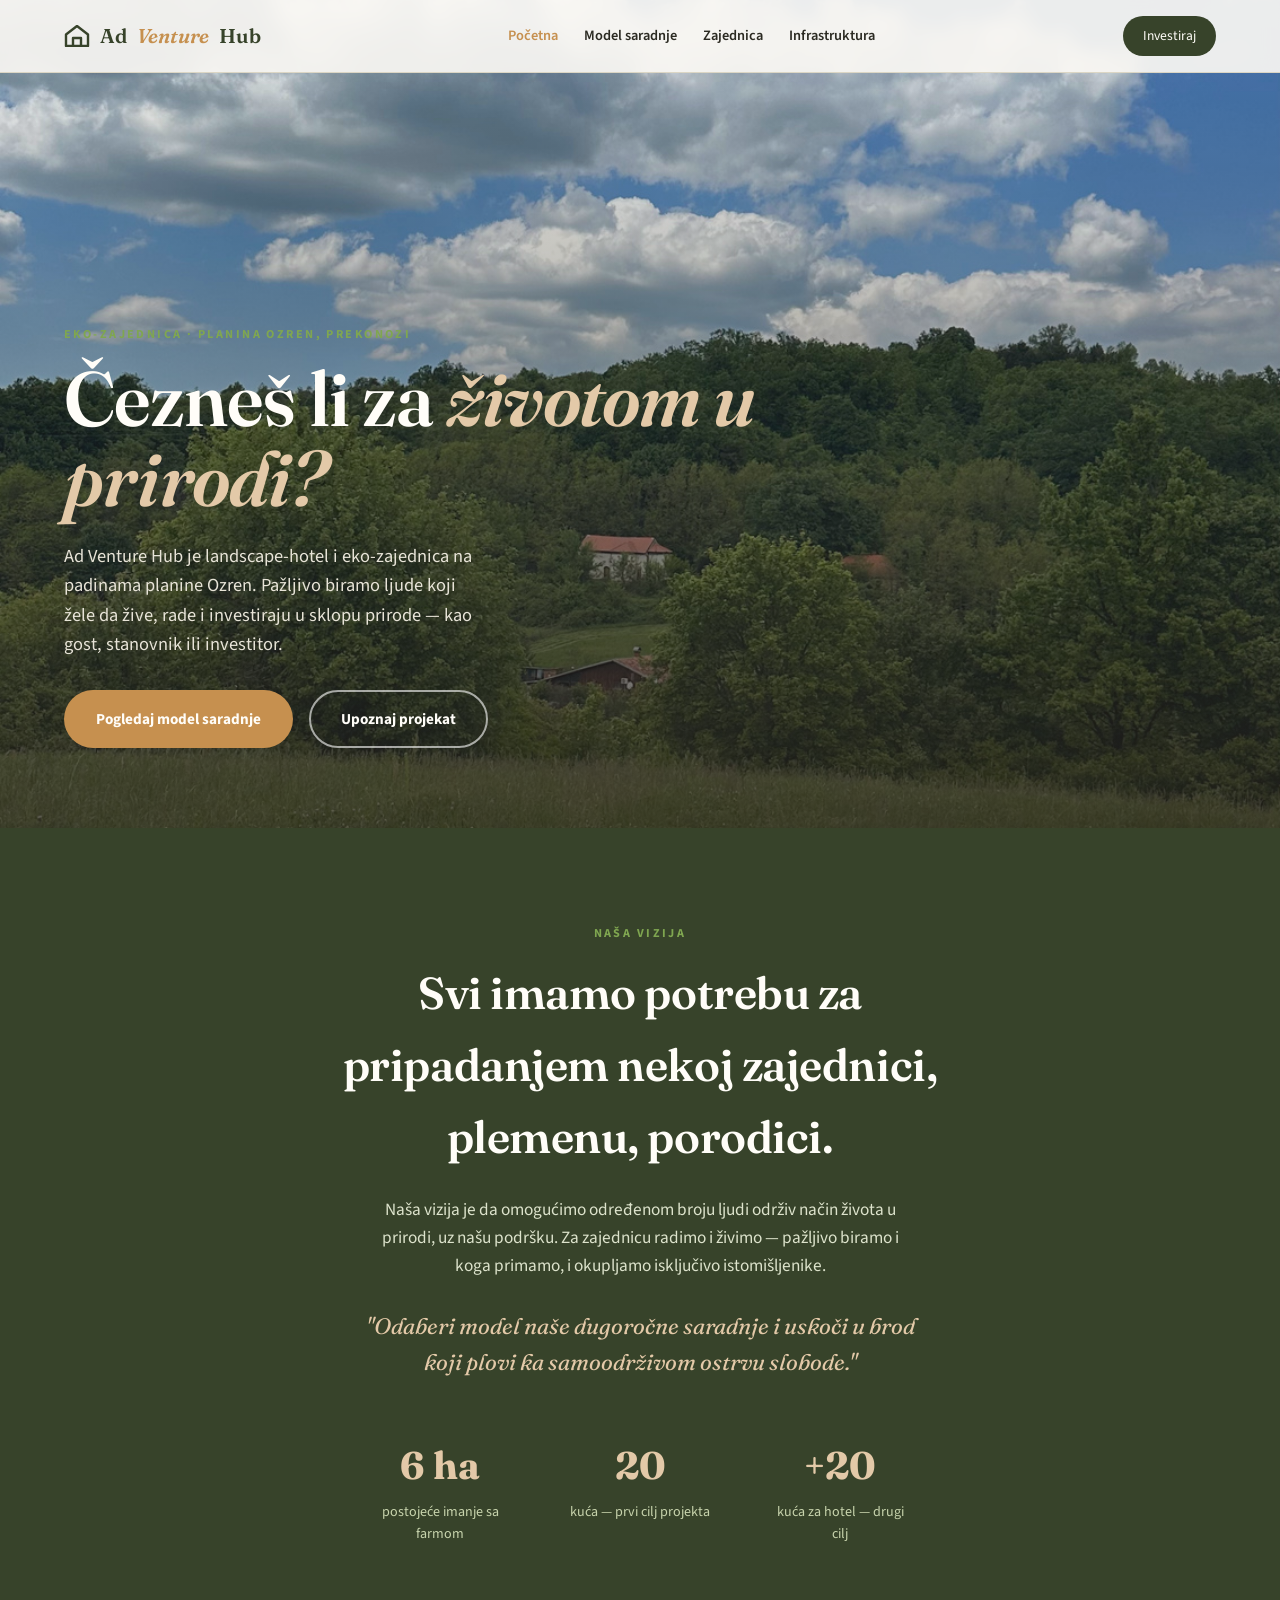
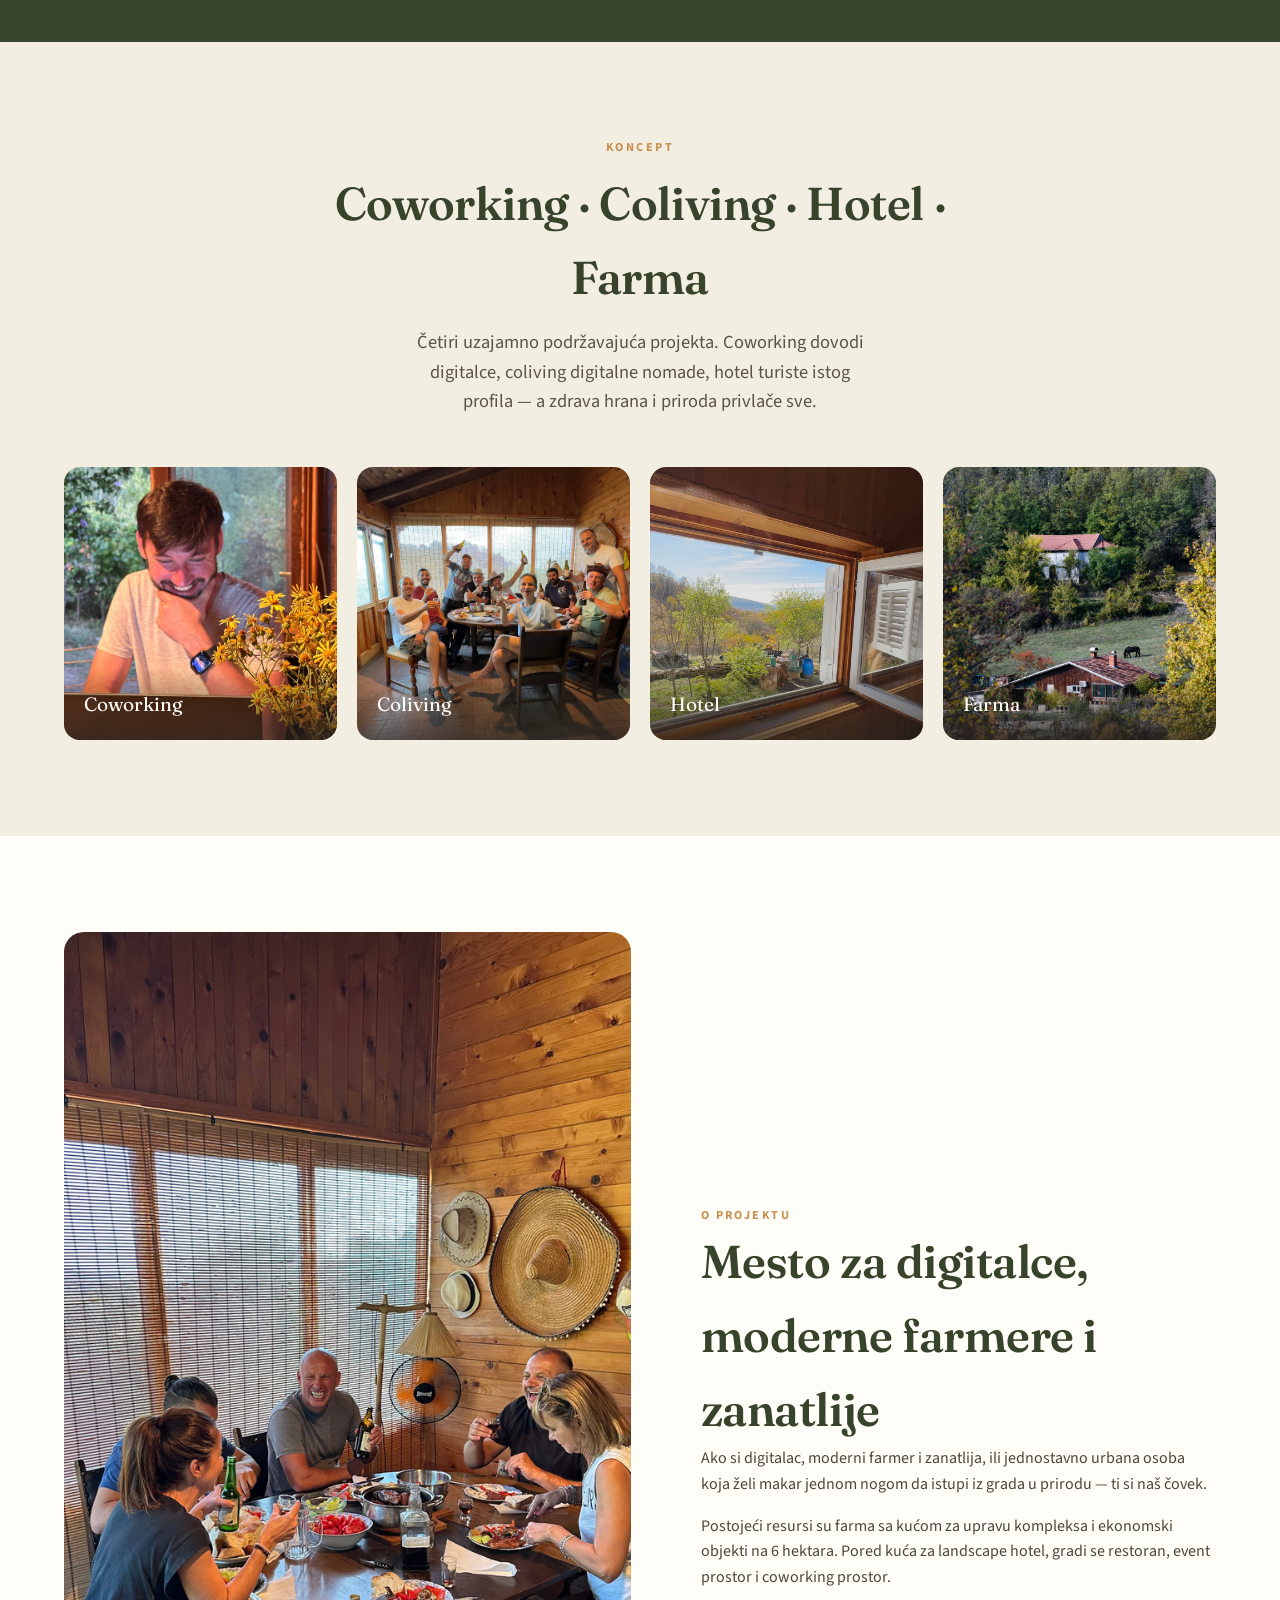
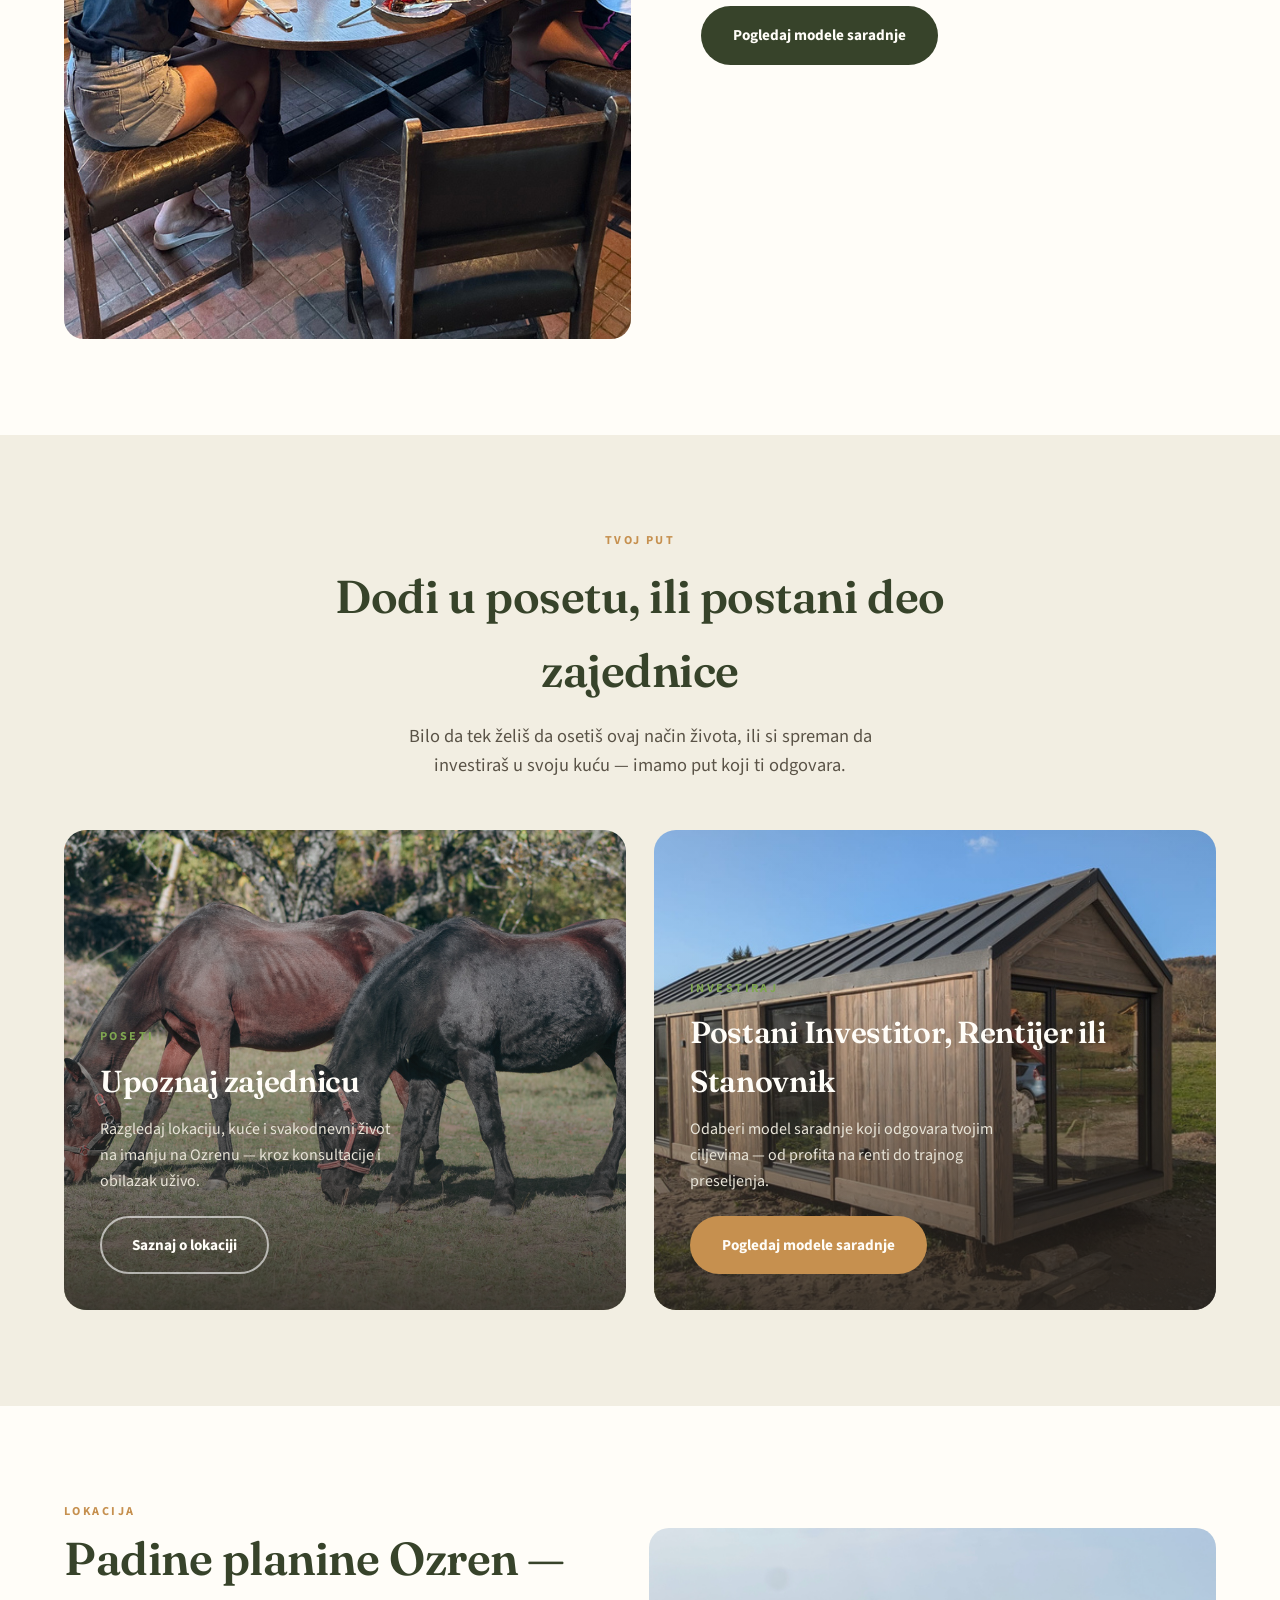
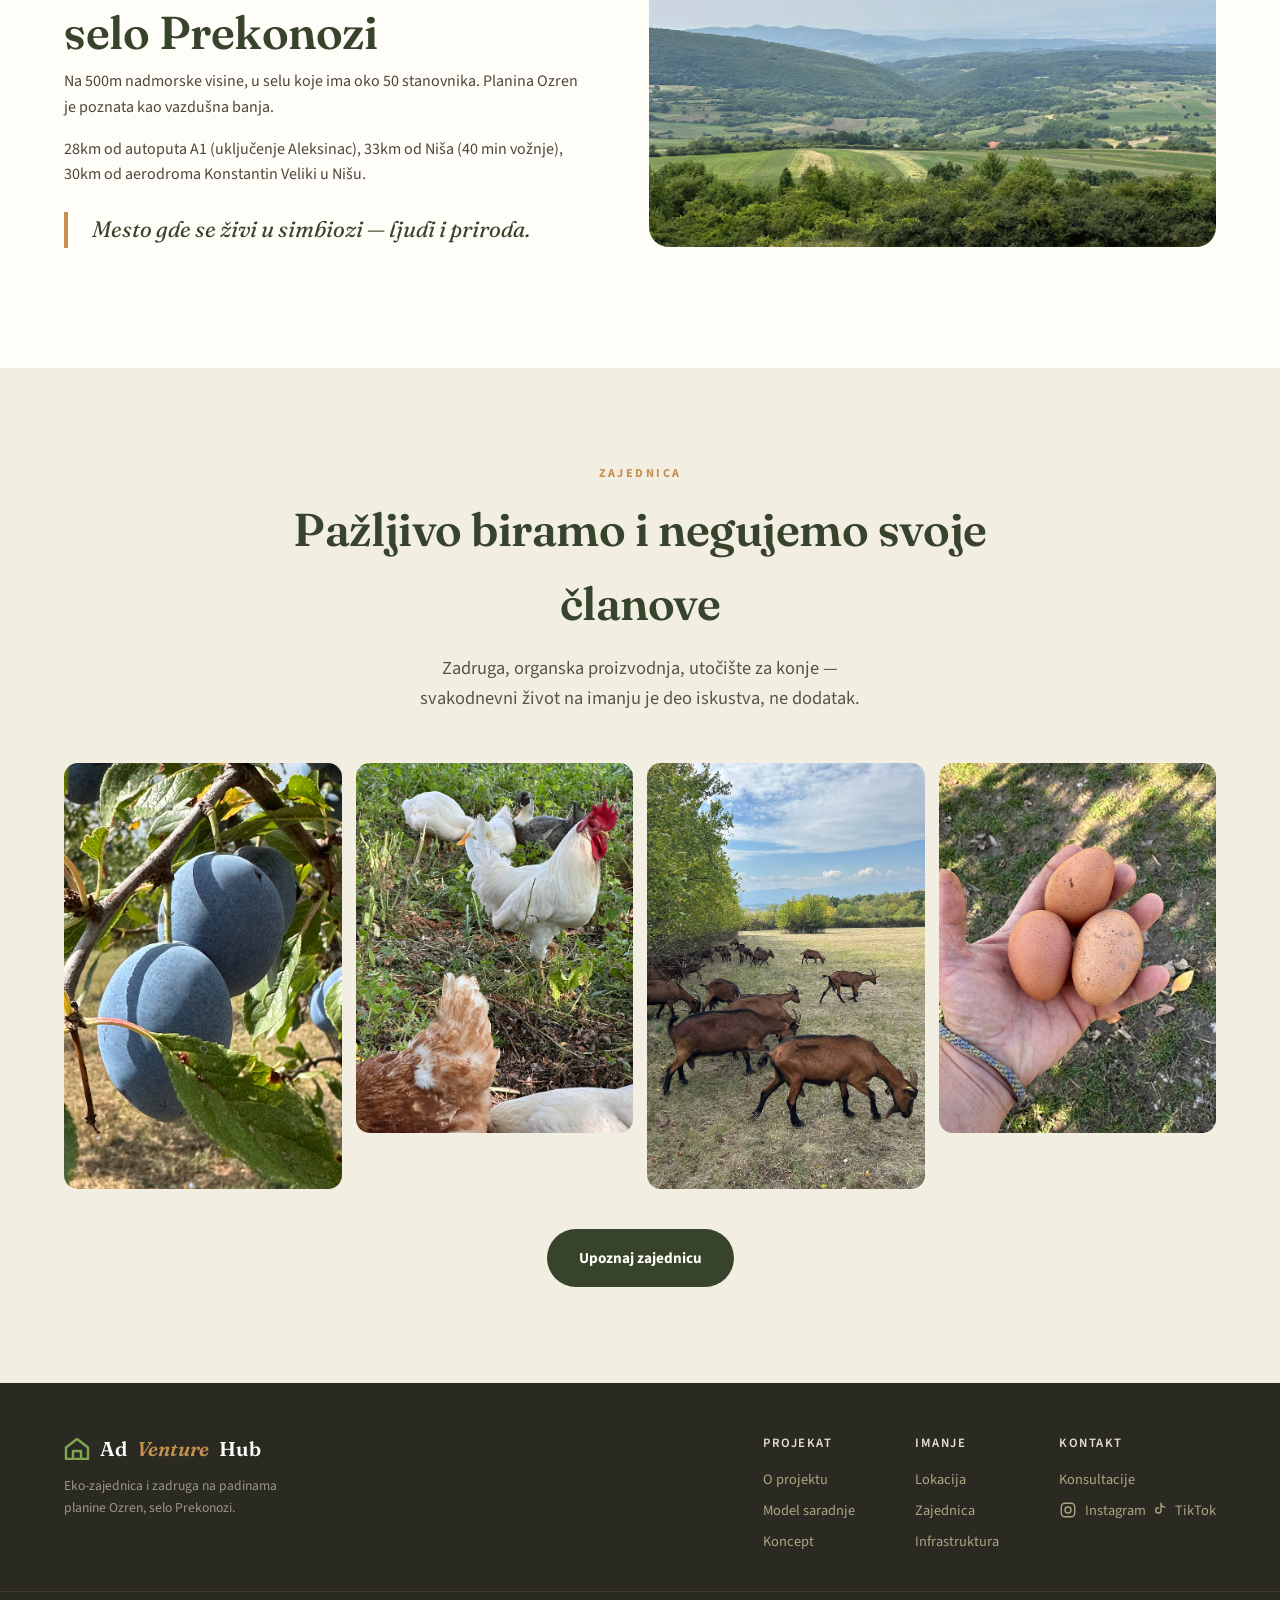
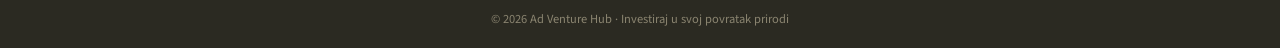
<file: index.html>
<!DOCTYPE html>
<html lang="sr">
<head>
<meta charset="UTF-8">
<meta name="viewport" content="width=device-width, initial-scale=1.0">
<title>Ad Venture Hub — Investiraj u svoj povratak prirodi</title>
<link rel="stylesheet" href="assets/style.css">
<link rel="preconnect" href="https://fonts.googleapis.com">
<link href="https://fonts.googleapis.com/css2?family=Fraunces:ital,opsz,wght@0,9..144,400..700;1,9..144,400..600&family=Source+Sans+3:wght@400;600;700&display=swap" rel="stylesheet">
<style>
  /* Page-specific tweaks */
  .b-hero{background-image:url('assets/photos/01_hero_landscape_farm.jpeg'); background-position:center 38%;}
  .manifesto{background:var(--moss); color:var(--cream); text-align:center;}
  .manifesto .eyebrow{color:var(--field);}
  .manifesto h2{color:var(--cream); font-size:clamp(1.9rem,3.5vw,2.8rem); max-width:20ch; margin:14px auto 24px;}
  .manifesto p{max-width:60ch; margin:0 auto 16px; color:#dde3cc; font-size:1.08rem;}
  .manifesto .quote{font-family:'Fraunces',serif; font-style:italic; font-size:1.4rem; color:#e3c9a8; margin:30px auto 0; max-width:42ch;}
  .home-stats{display:flex; justify-content:center; gap:60px; flex-wrap:wrap; text-align:center; margin-top:54px;}
</style>
</head>
<body>

<nav>
  <a href="index.html" class="logo"><svg class="mark" viewBox="0 0 26 22" xmlns="http://www.w3.org/2000/svg"><path d="M2 21V9.5L13 1l11 8.5V21H2z"/><path d="M9 21v-8h8v8"/></svg>Ad<span>Venture</span> Hub</a>
  <ul class="nav-links">
    <li><a href="index.html" class="nav-link current">Početna</a></li>
    <li><a href="model-saradnje.html" class="nav-link">Model saradnje</a></li>
    <li><a href="zajednica.html" class="nav-link">Zajednica</a></li>
    <li><a href="infrastruktura.html" class="nav-link">Infrastruktura</a></li>
  </ul>
  <a href="model-saradnje.html" class="nav-cta">Investiraj</a>
</nav>

<!-- HERO -->
<section class="b-hero">
  <div class="b-hero-content">
    <div class="eyebrow">Eko-zajednica · Planina Ozren, Prekonozi</div>
    <h1>Čezneš li za <em>životom u prirodi?</em></h1>
    <p>Ad Venture Hub je landscape-hotel i eko-zajednica na padinama planine Ozren. Pažljivo biramo ljude koji žele da žive, rade i investiraju u sklopu prirode — kao gost, stanovnik ili investitor.</p>
    <div class="b-hero-actions">
      <a href="model-saradnje.html" class="btn btn-accent">Pogledaj model saradnje</a>
      <a href="#koncept" class="btn btn-outline-light">Upoznaj projekat</a>
    </div>
  </div>
</section>

<!-- MANIFESTO -->
<section class="manifesto">
  <div class="container">
    <div class="eyebrow">Naša vizija</div>
    <h2>Svi imamo potrebu za pripadanjem nekoj zajednici, plemenu, porodici.</h2>
    <p>Naša vizija je da omogućimo određenom broju ljudi održiv način života u prirodi, uz našu podršku. Za zajednicu radimo i živimo — pažljivo biramo i koga primamo, i okupljamo isključivo istomišljenike.</p>
    <p class="quote">"Odaberi model naše dugoročne saradnje i uskoči u brod koji plovi ka samoodrživom ostrvu slobode."</p>
    <div class="home-stats">
      <div class="stat"><div class="num" style="color:#e3c9a8;">6 ha</div><div class="lbl" style="color:#c8d4ad;">postojeće imanje sa farmom</div></div>
      <div class="stat"><div class="num" style="color:#e3c9a8;">20</div><div class="lbl" style="color:#c8d4ad;">kuća — prvi cilj projekta</div></div>
      <div class="stat"><div class="num" style="color:#e3c9a8;">+20</div><div class="lbl" style="color:#c8d4ad;">kuća za hotel — drugi cilj</div></div>
    </div>
  </div>
</section>

<!-- KONCEPT — 4 stuba -->
<section class="belonging" id="koncept">
  <div class="container">
    <div class="section-head center">
      <div class="eyebrow">Koncept</div>
      <h2>Coworking · Coliving · Hotel · Farma</h2>
      <p class="lede" style="margin:14px auto 0;">Četiri uzajamno podržavajuća projekta. Coworking dovodi digitalce, coliving digitalne nomade, hotel turiste istog profila — a zdrava hrana i priroda privlače sve.</p>
    </div>
    <div class="concept-row">
      <div class="concept-card">
        <img src="assets/photos/05_coworking_window_flowers.jpeg" alt="Coworking prostor u prirodi">
        <div class="label">Coworking</div>
      </div>
      <div class="concept-card">
        <img src="assets/photos/06_coliving_group_table.jpeg" alt="Coliving — zajednički obrok">
        <div class="label">Coliving</div>
      </div>
      <div class="concept-card">
        <img src="assets/photos/07_hotel_window_view.jpeg" alt="Landscape hotel">
        <div class="label">Hotel</div>
      </div>
      <div class="concept-card">
        <img src="assets/photos/04_farmhouse_autumn_view.jpeg" alt="Farma i zadruga">
        <div class="label">Farma</div>
      </div>
    </div>
  </div>
</section>

<!-- O PROJEKTU teaser -->
<section class="belonging" id="o-projektu" style="background:var(--cream);">
  <div class="container b-split">
    <div class="b-img">
      <img src="assets/photos/02_lunch_table_group.jpeg" alt="Zajednica za stolom — zajednički obrok">
    </div>
    <div class="b-text">
      <div class="eyebrow">O projektu</div>
      <h2>Mesto za digitalce, moderne farmere i zanatlije</h2>
      <p>Ako si digitalac, moderni farmer i zanatlija, ili jednostavno urbana osoba koja želi makar jednom nogom da istupi iz grada u prirodu — ti si naš čovek.</p>
      <p>Postojeći resursi su farma sa kućom za upravu kompleksa i ekonomski objekti na 6 hektara. Pored kuća za landscape hotel, gradi se restoran, event prostor i coworking prostor.</p>
      <a href="model-saradnje.html" class="btn btn-primary">Pogledaj modele saradnje</a>
    </div>
  </div>
</section>

<!-- TWO PATHS — Basecamp-style hub split -->
<section class="belonging" style="background:var(--sand);">
  <div class="container">
    <div class="section-head center">
      <div class="eyebrow">Tvoj put</div>
      <h2>Dođi u posetu, ili postani deo zajednice</h2>
      <p class="lede" style="margin:14px auto 0;">Bilo da tek želiš da osetiš ovaj način života, ili si spreman da investiraš u svoju kuću — imamo put koji ti odgovara.</p>
    </div>
    <div class="paths">
      <a class="path-card" href="index.html#lokacija" style="background-image:url('assets/photos/25_horses_house_field.jpeg'); background-position:center 30%; text-decoration:none;">
        <div class="path-content">
          <div class="eyebrow">Poseti</div>
          <h3>Upoznaj zajednicu</h3>
          <p>Razgledaj lokaciju, kuće i svakodnevni život na imanju na Ozrenu — kroz konsultacije i obilazak uživo.</p>
          <span class="btn btn-outline-light">Saznaj o lokaciji</span>
        </div>
      </a>
      <a class="path-card" href="model-saradnje.html" style="background-image:url('assets/photos/10_minima_casa_3x9_field.jpeg'); background-position:center 65%; text-decoration:none;">
        <div class="path-content">
          <div class="eyebrow">Investiraj</div>
          <h3>Postani Investitor, Rentijer ili Stanovnik</h3>
          <p>Odaberi model saradnje koji odgovara tvojim ciljevima — od profita na renti do trajnog preseljenja.</p>
          <span class="btn btn-accent">Pogledaj modele saradnje</span>
        </div>
      </a>
    </div>
  </div>
</section>

<!-- LOKACIJA -->
<section class="belonging" id="lokacija" style="background:var(--cream);">
  <div class="container b-split reverse">
    <div class="b-img">
      <img src="assets/photos/15_ozren_view_field.jpeg" alt="Pogled na padine planine Ozren">
    </div>
    <div class="b-text">
      <div class="eyebrow">Lokacija</div>
      <h2>Padine planine Ozren — selo Prekonozi</h2>
      <p>Na 500m nadmorske visine, u selu koje ima oko 50 stanovnika. Planina Ozren je poznata kao vazdušna banja.</p>
      <p>28km od autoputa A1 (uključenje Aleksinac), 33km od Niša (40 min vožnje), 30km od aerodroma Konstantin Veliki u Nišu.</p>
      <p class="quote">Mesto gde se živi u simbiozi — ljudi i priroda.</p>
    </div>
  </div>
</section>

<!-- ZAJEDNICA photo strip (teaser) -->
<section class="belonging" id="zajednica-teaser" style="background:var(--sand);">
  <div class="container">
    <div class="section-head center">
      <div class="eyebrow">Zajednica</div>
      <h2>Pažljivo biramo i negujemo svoje članove</h2>
      <p class="lede" style="margin:14px auto 0;">Zadruga, organska proizvodnja, utočište za konje — svakodnevni život na imanju je deo iskustva, ne dodatak.</p>
    </div>
    <div class="photo-strip">
      <img class="tall" src="assets/photos/22_zadruga_plums.jpeg" alt="Šljive sa imanja">
      <img src="assets/photos/19_zadruga_chickens.jpeg" alt="Kokoške na imanju">
      <img class="tall" src="assets/photos/23_zadruga_goats.jpeg" alt="Koze na pašnjaku">
      <img src="assets/photos/20_zadruga_eggs_hand.jpeg" alt="Domaća jaja">
    </div>
    <div style="text-align:center; margin-top:40px;">
      <a href="zajednica.html" class="btn btn-primary">Upoznaj zajednicu</a>
    </div>
  </div>
</section>

<footer>
  <div>
    <a href="index.html" class="logo"><svg class="mark" viewBox="0 0 26 22" xmlns="http://www.w3.org/2000/svg"><path d="M2 21V9.5L13 1l11 8.5V21H2z"/><path d="M9 21v-8h8v8"/></svg>Ad<span>Venture</span> Hub</a>
    <p>Eko-zajednica i zadruga na padinama planine Ozren, selo Prekonozi.</p>
  </div>
  <div class="foot-cols">
    <div class="foot-col">
      <h4>Projekat</h4>
      <a href="index.html#o-projektu">O projektu</a>
      <a href="model-saradnje.html">Model saradnje</a>
      <a href="index.html#koncept">Koncept</a>
    </div>
    <div class="foot-col">
      <h4>Imanje</h4>
      <a href="index.html#lokacija">Lokacija</a>
      <a href="zajednica.html">Zajednica</a>
      <a href="infrastruktura.html">Infrastruktura</a>
    </div>
    <div class="foot-col">
      <h4>Kontakt</h4>
      <a href="model-saradnje.html#kontakt">Konsultacije</a>
      <a href="https://www.instagram.com/adventure_hub_serbia/" target="_blank" class="foot-social" aria-label="Ad Venture Hub na Instagramu"><svg viewBox="0 0 24 24"><rect x="3" y="3" width="18" height="18" rx="5"/><circle cx="12" cy="12" r="4"/><circle cx="17.2" cy="6.8" r="0.4" fill="currentColor" stroke="none"/></svg>Instagram</a>
      <a href="https://www.tiktok.com/@adventurehubserbia" target="_blank" class="foot-social" aria-label="Ad Venture Hub na TikToku"><svg viewBox="0 0 24 24"><path d="M16 3v9.5a3.5 3.5 0 1 1-3.5-3.5M16 3a5 5 0 0 0 5 5"/></svg>TikTok</a>
    </div>
  </div>
</footer>
<div class="copyright">© 2026 Ad Venture Hub · Investiraj u svoj povratak prirodi</div>

<div class="sticky-cta">
  <div class="txt">Spreman za povratak prirodi?</div>
  <a href="model-saradnje.html" class="btn btn-accent">Modeli saradnje</a>
</div>

</body>
</html>
</file>
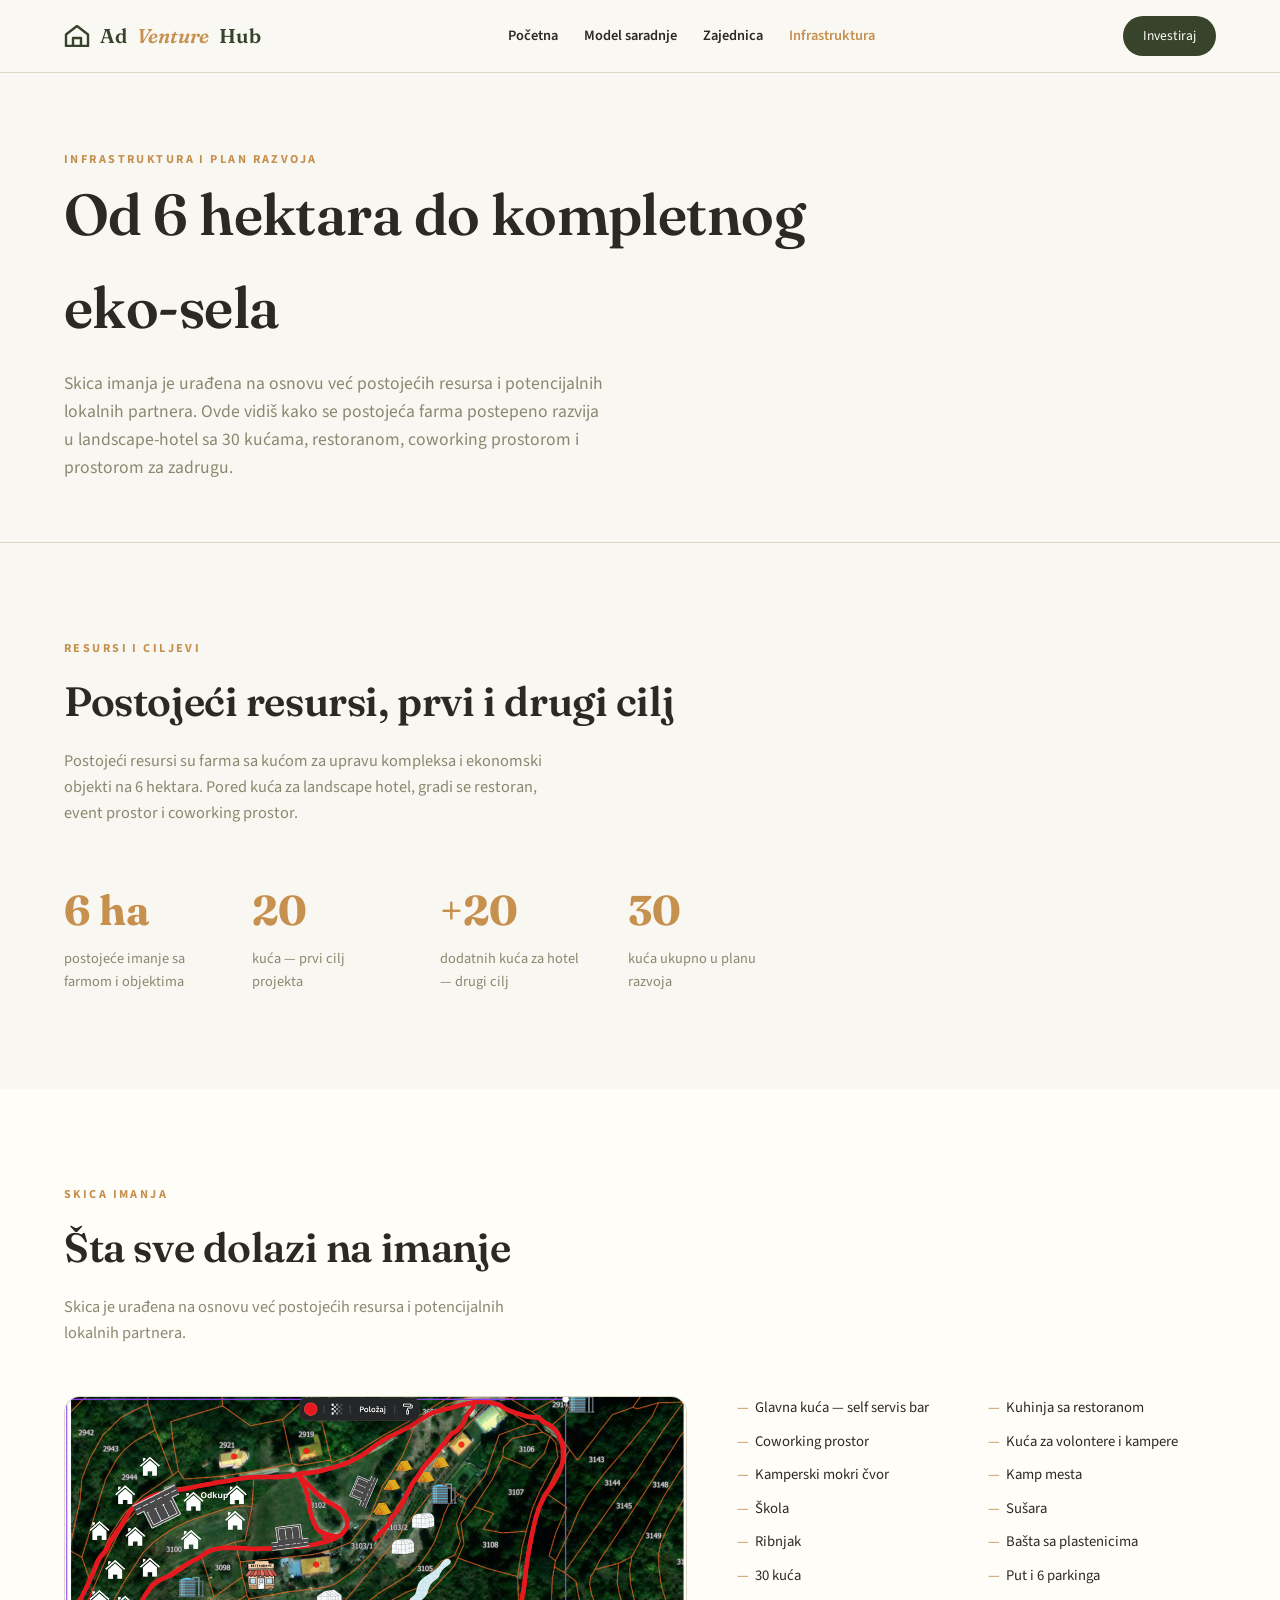
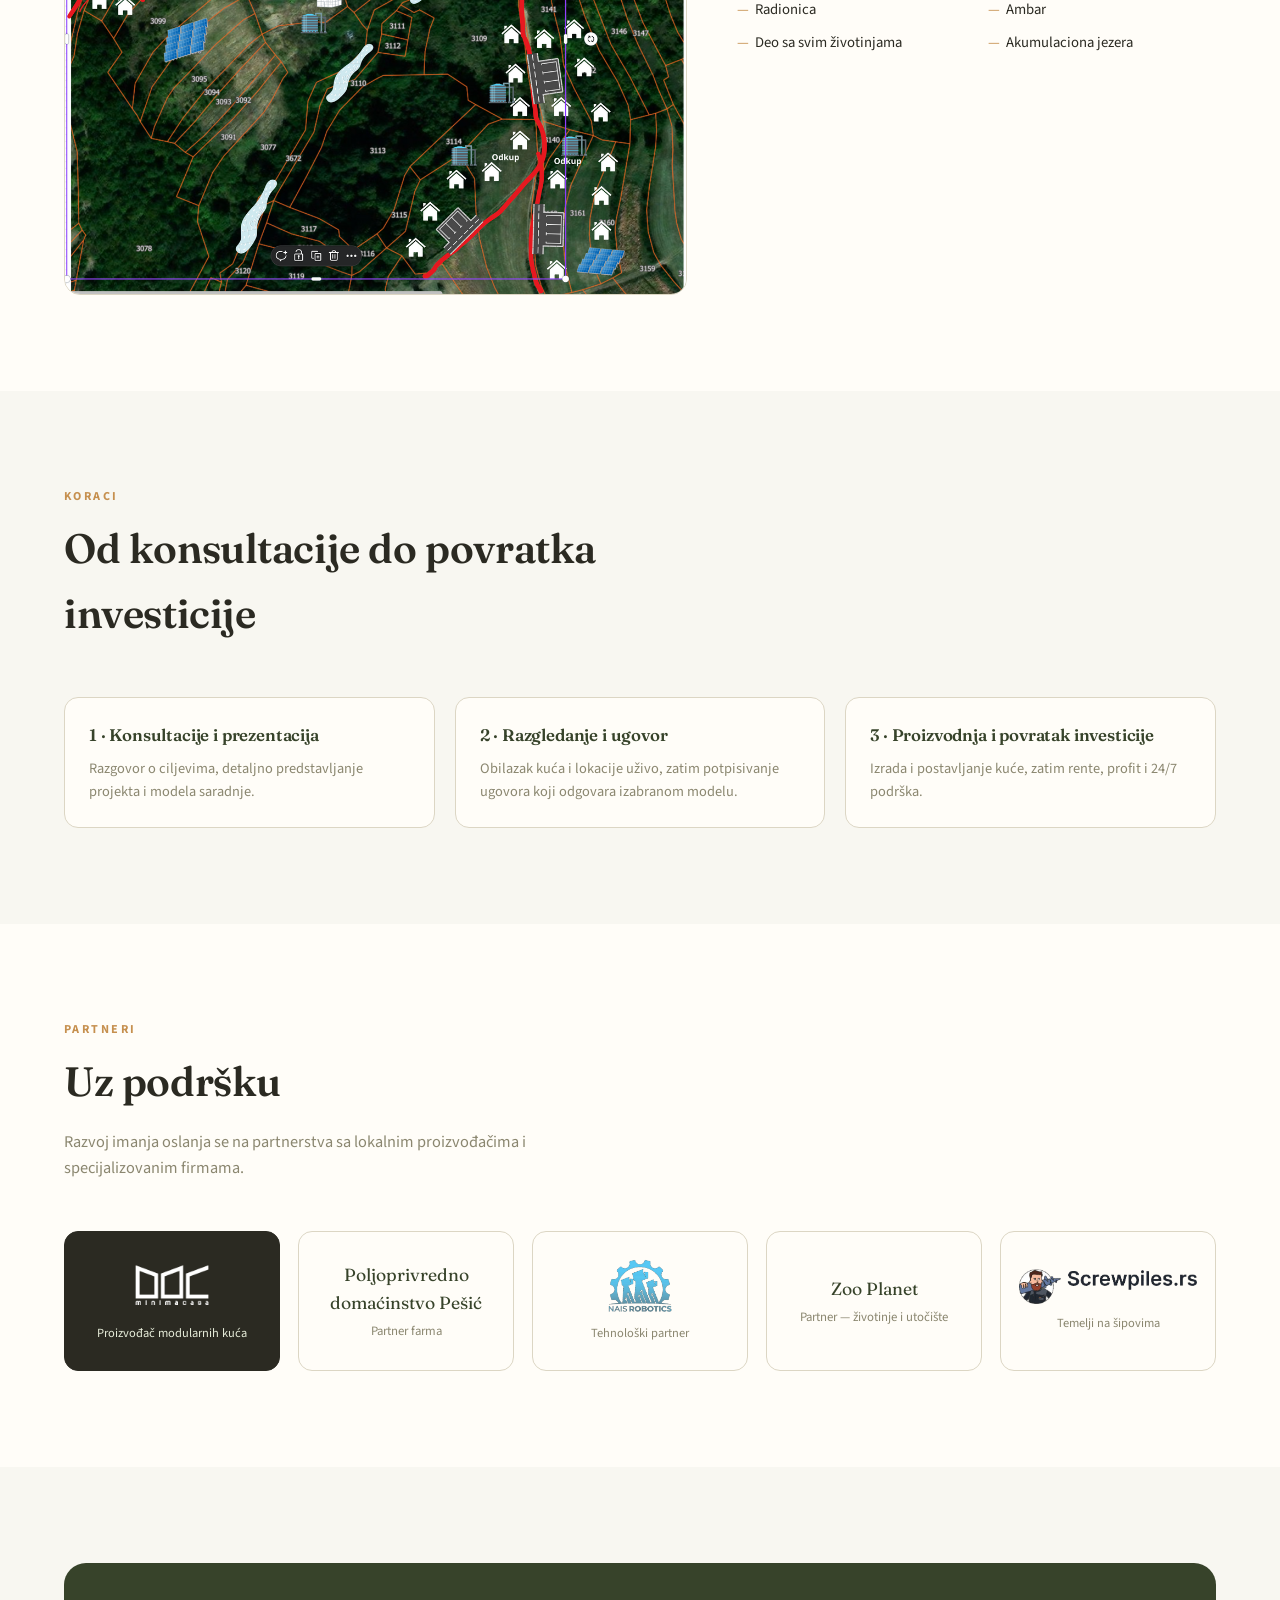
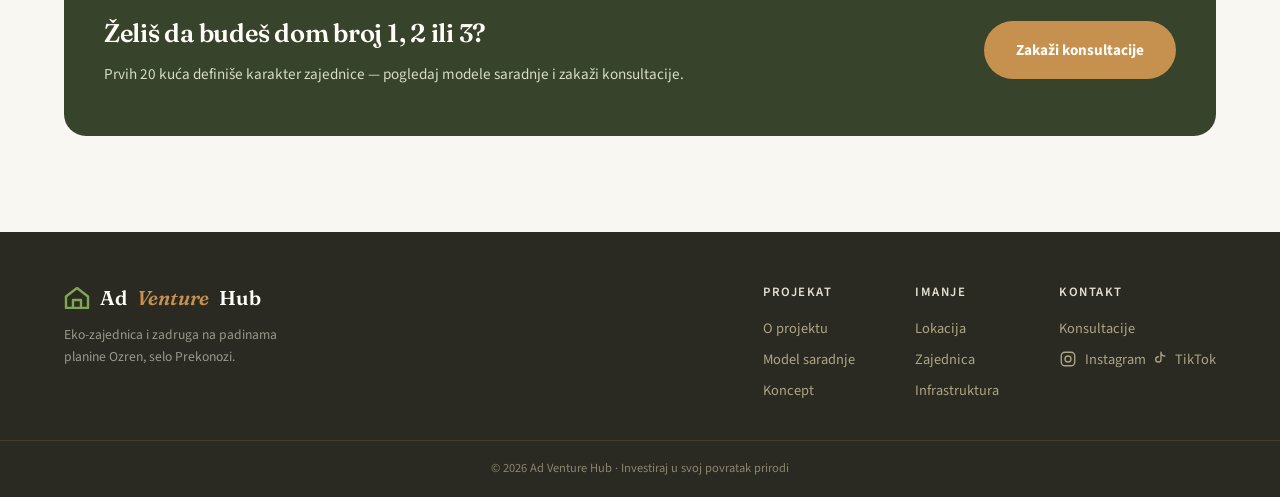
<file: infrastruktura.html>
<!DOCTYPE html>
<html lang="sr">
<head>
<meta charset="UTF-8">
<meta name="viewport" content="width=device-width, initial-scale=1.0">
<title>Infrastruktura — Ad Venture Hub</title>
<link rel="stylesheet" href="assets/style.css">
<link rel="preconnect" href="https://fonts.googleapis.com">
<link href="https://fonts.googleapis.com/css2?family=Fraunces:ital,opsz,wght@0,9..144,400..700;1,9..144,400..600&family=Source+Sans+3:wght@400;600;700&display=swap" rel="stylesheet">
</head>
<body>

<nav>
  <a href="index.html" class="logo"><svg class="mark" viewBox="0 0 26 22" xmlns="http://www.w3.org/2000/svg"><path d="M2 21V9.5L13 1l11 8.5V21H2z"/><path d="M9 21v-8h8v8"/></svg>Ad<span>Venture</span> Hub</a>
  <ul class="nav-links">
    <li><a href="index.html" class="nav-link">Početna</a></li>
    <li><a href="model-saradnje.html" class="nav-link">Model saradnje</a></li>
    <li><a href="zajednica.html" class="nav-link">Zajednica</a></li>
    <li><a href="infrastruktura.html" class="nav-link current">Infrastruktura</a></li>
  </ul>
  <a href="model-saradnje.html" class="nav-cta">Investiraj</a>
</nav>

<!-- TRUST HERO -->
<section class="trust trust-hero">
  <div class="container">
    <div class="eyebrow">Infrastruktura i plan razvoja</div>
    <h1>Od 6 hektara do kompletnog eko-sela</h1>
    <p class="lede">Skica imanja je urađena na osnovu već postojećih resursa i potencijalnih lokalnih partnera. Ovde vidiš kako se postojeća farma postepeno razvija u landscape-hotel sa 30 kućama, restoranom, coworking prostorom i prostorom za zadrugu.</p>
  </div>
</section>

<!-- ROADMAP GOALS -->
<section class="trust">
  <div class="container">
    <div class="section-head">
      <div class="eyebrow">Resursi i ciljevi</div>
      <h2>Postojeći resursi, prvi i drugi cilj</h2>
      <p class="lede">Postojeći resursi su farma sa kućom za upravu kompleksa i ekonomski objekti na 6 hektara. Pored kuća za landscape hotel, gradi se restoran, event prostor i coworking prostor.</p>
    </div>
    <div class="goal-row">
      <div class="stat"><div class="num">6 ha</div><div class="lbl">postojeće imanje sa farmom i objektima</div></div>
      <div class="stat"><div class="num">20</div><div class="lbl">kuća — prvi cilj projekta</div></div>
      <div class="stat"><div class="num">+20</div><div class="lbl">dodatnih kuća za hotel — drugi cilj</div></div>
      <div class="stat"><div class="num">30</div><div class="lbl">kuća ukupno u planu razvoja</div></div>
    </div>
  </div>
</section>

<!-- SITE PLAN -->
<section class="trust" style="background:var(--cream);">
  <div class="container">
    <div class="section-head">
      <div class="eyebrow">Skica imanja</div>
      <h2>Šta sve dolazi na imanje</h2>
      <p class="lede">Skica je urađena na osnovu već postojećih resursa i potencijalnih lokalnih partnera.</p>
    </div>
    <div class="site-plan">
      <div class="site-plan-img">
        <img src="assets/photos/27_infrastructure_map.png" alt="Skica infrastrukture imanja Ad Venture Hub">
      </div>
      <ul class="site-plan-list">
        <li>Glavna kuća — self servis bar</li>
        <li>Kuhinja sa restoranom</li>
        <li>Coworking prostor</li>
        <li>Kuća za volontere i kampere</li>
        <li>Kamperski mokri čvor</li>
        <li>Kamp mesta</li>
        <li>Škola</li>
        <li>Sušara</li>
        <li>Ribnjak</li>
        <li>Bašta sa plastenicima</li>
        <li>30 kuća</li>
        <li>Put i 6 parkinga</li>
        <li>Radionica</li>
        <li>Ambar</li>
        <li>Deo sa svim životinjama</li>
        <li>Akumulaciona jezera</li>
      </ul>
    </div>
  </div>
</section>

<!-- PROCESS STEPS (recap, repeated for orientation) -->
<section class="trust">
  <div class="container">
    <div class="section-head">
      <div class="eyebrow">Koraci</div>
      <h2>Od konsultacije do povratka investicije</h2>
    </div>
    <div class="pillars" style="grid-template-columns:repeat(3,1fr);">
      <div class="pillar"><h4>1 · Konsultacije i prezentacija</h4><p>Razgovor o ciljevima, detaljno predstavljanje projekta i modela saradnje.</p></div>
      <div class="pillar"><h4>2 · Razgledanje i ugovor</h4><p>Obilazak kuća i lokacije uživo, zatim potpisivanje ugovora koji odgovara izabranom modelu.</p></div>
      <div class="pillar"><h4>3 · Proizvodnja i povratak investicije</h4><p>Izrada i postavljanje kuće, zatim rente, profit i 24/7 podrška.</p></div>
    </div>
  </div>
</section>

<!-- PARTNERS -->
<section class="trust" style="background:var(--cream);">
  <div class="container">
    <div class="section-head">
      <div class="eyebrow">Partneri</div>
      <h2>Uz podršku</h2>
      <p class="lede">Razvoj imanja oslanja se na partnerstva sa lokalnim proizvođačima i specijalizovanim firmama.</p>
    </div>
    <div class="partner-row">
      <div class="partner-card dark-chip has-logo">
        <img src="assets/logos/minima_casa.png" alt="Minima Casa logo">
        <div class="role">Proizvođač modularnih kuća</div>
      </div>
      <div class="partner-card">
        <div class="name">Poljoprivredno domaćinstvo Pešić</div>
        <div class="role">Partner farma</div>
      </div>
      <div class="partner-card has-logo">
        <img src="assets/logos/nais_robotics.png" alt="Nais Robotics logo">
        <div class="role">Tehnološki partner</div>
      </div>
      <div class="partner-card">
        <div class="name">Zoo Planet</div>
        <div class="role">Partner — životinje i utočište</div>
      </div>
      <div class="partner-card has-logo wide">
        <img src="assets/logos/screwpiles.png" alt="Screwpiles.rs logo">
        <div class="role">Temelji na šipovima</div>
      </div>
    </div>
  </div>
</section>

<!-- CTA -->
<section class="trust">
  <div class="container">
    <div class="cta-banner">
      <div>
        <h3>Želiš da budeš dom broj 1, 2 ili 3?</h3>
        <p>Prvih 20 kuća definiše karakter zajednice — pogledaj modele saradnje i zakaži konsultacije.</p>
      </div>
      <a href="model-saradnje.html#kontakt" class="btn btn-accent">Zakaži konsultacije</a>
    </div>
  </div>
</section>

<footer>
  <div>
    <a href="index.html" class="logo"><svg class="mark" viewBox="0 0 26 22" xmlns="http://www.w3.org/2000/svg"><path d="M2 21V9.5L13 1l11 8.5V21H2z"/><path d="M9 21v-8h8v8"/></svg>Ad<span>Venture</span> Hub</a>
    <p>Eko-zajednica i zadruga na padinama planine Ozren, selo Prekonozi.</p>
  </div>
  <div class="foot-cols">
    <div class="foot-col">
      <h4>Projekat</h4>
      <a href="index.html#o-projektu">O projektu</a>
      <a href="model-saradnje.html">Model saradnje</a>
      <a href="index.html#koncept">Koncept</a>
    </div>
    <div class="foot-col">
      <h4>Imanje</h4>
      <a href="index.html#lokacija">Lokacija</a>
      <a href="zajednica.html">Zajednica</a>
      <a href="infrastruktura.html">Infrastruktura</a>
    </div>
    <div class="foot-col">
      <h4>Kontakt</h4>
      <a href="model-saradnje.html#kontakt">Konsultacije</a>
      <a href="https://www.instagram.com/adventure_hub_serbia/" target="_blank" class="foot-social" aria-label="Ad Venture Hub na Instagramu"><svg viewBox="0 0 24 24"><rect x="3" y="3" width="18" height="18" rx="5"/><circle cx="12" cy="12" r="4"/><circle cx="17.2" cy="6.8" r="0.4" fill="currentColor" stroke="none"/></svg>Instagram</a>
      <a href="https://www.tiktok.com/@adventurehubserbia" target="_blank" class="foot-social" aria-label="Ad Venture Hub na TikToku"><svg viewBox="0 0 24 24"><path d="M16 3v9.5a3.5 3.5 0 1 1-3.5-3.5M16 3a5 5 0 0 0 5 5"/></svg>TikTok</a>
    </div>
  </div>
</footer>
<div class="copyright">© 2026 Ad Venture Hub · Investiraj u svoj povratak prirodi</div>

<div class="sticky-cta">
  <div class="txt">Spreman za povratak prirodi?</div>
  <a href="model-saradnje.html" class="btn btn-accent">Modeli saradnje</a>
</div>

</body>
</html>
</file>
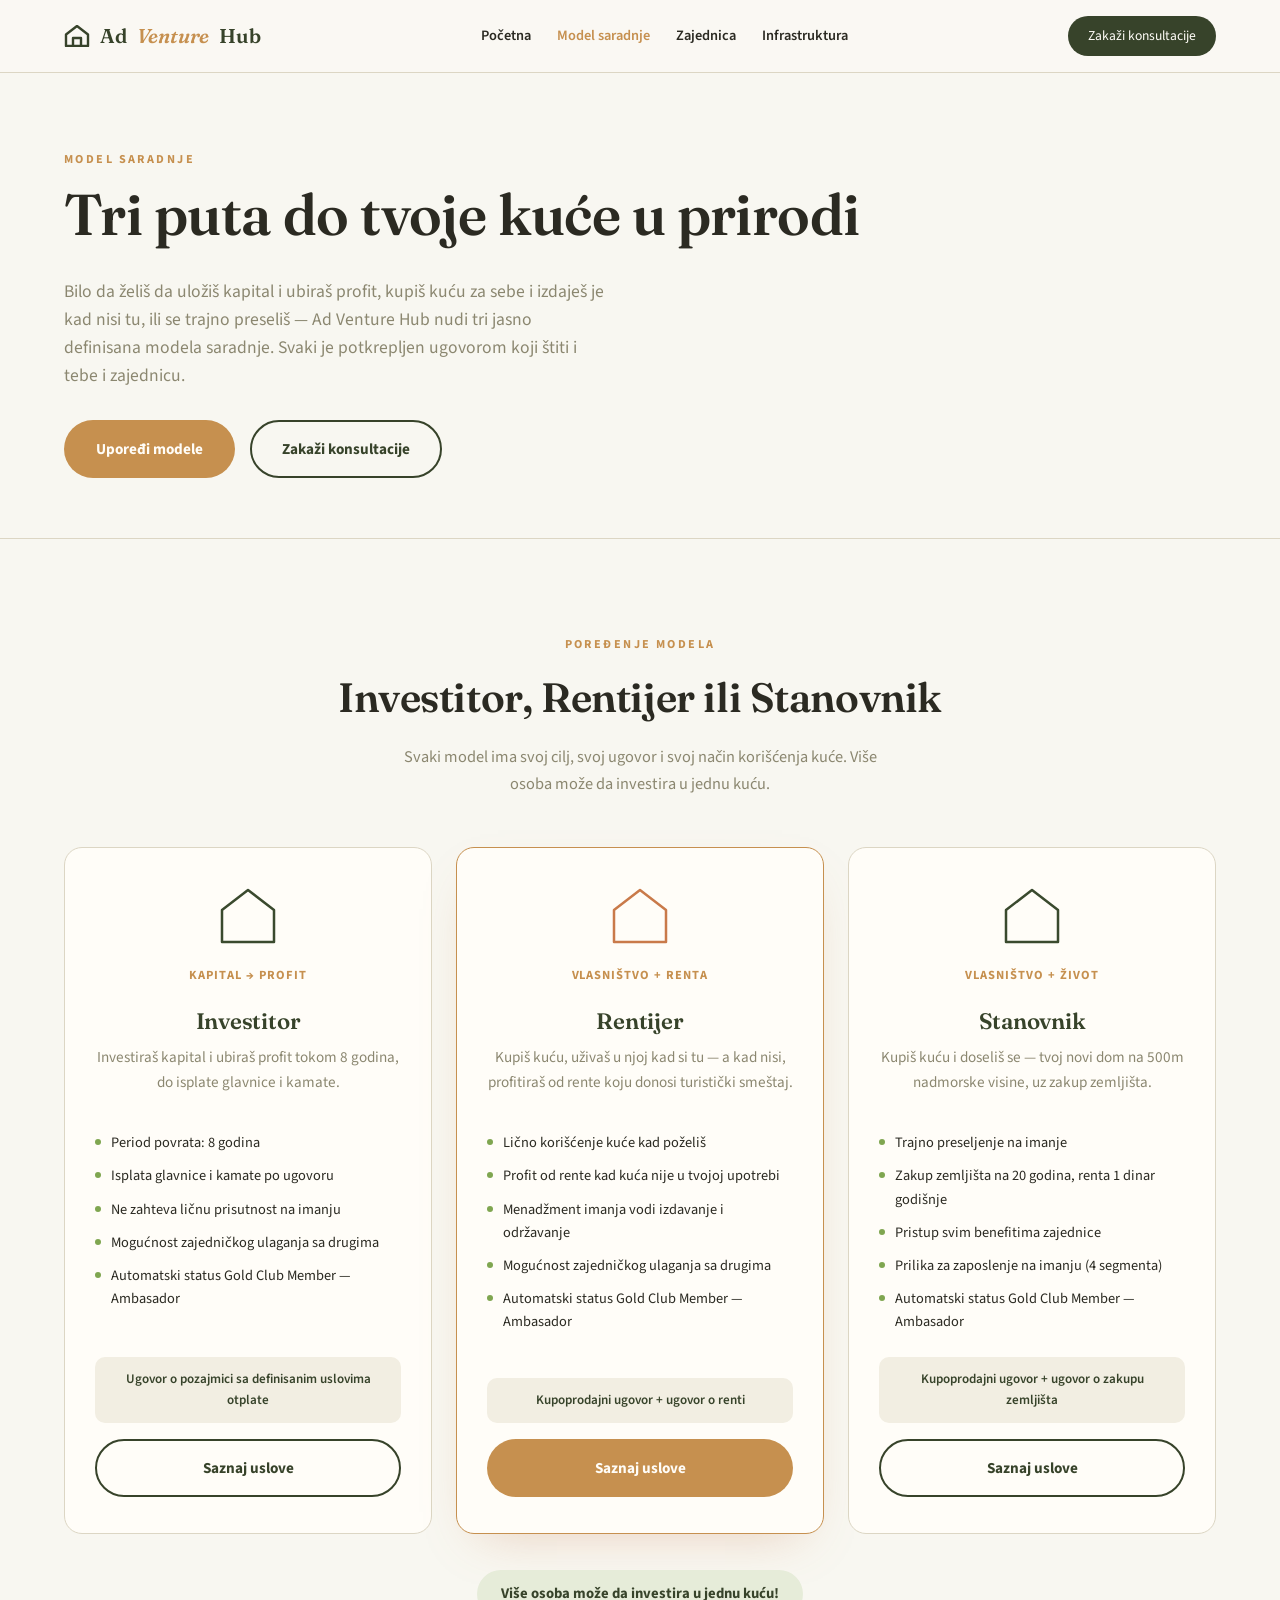
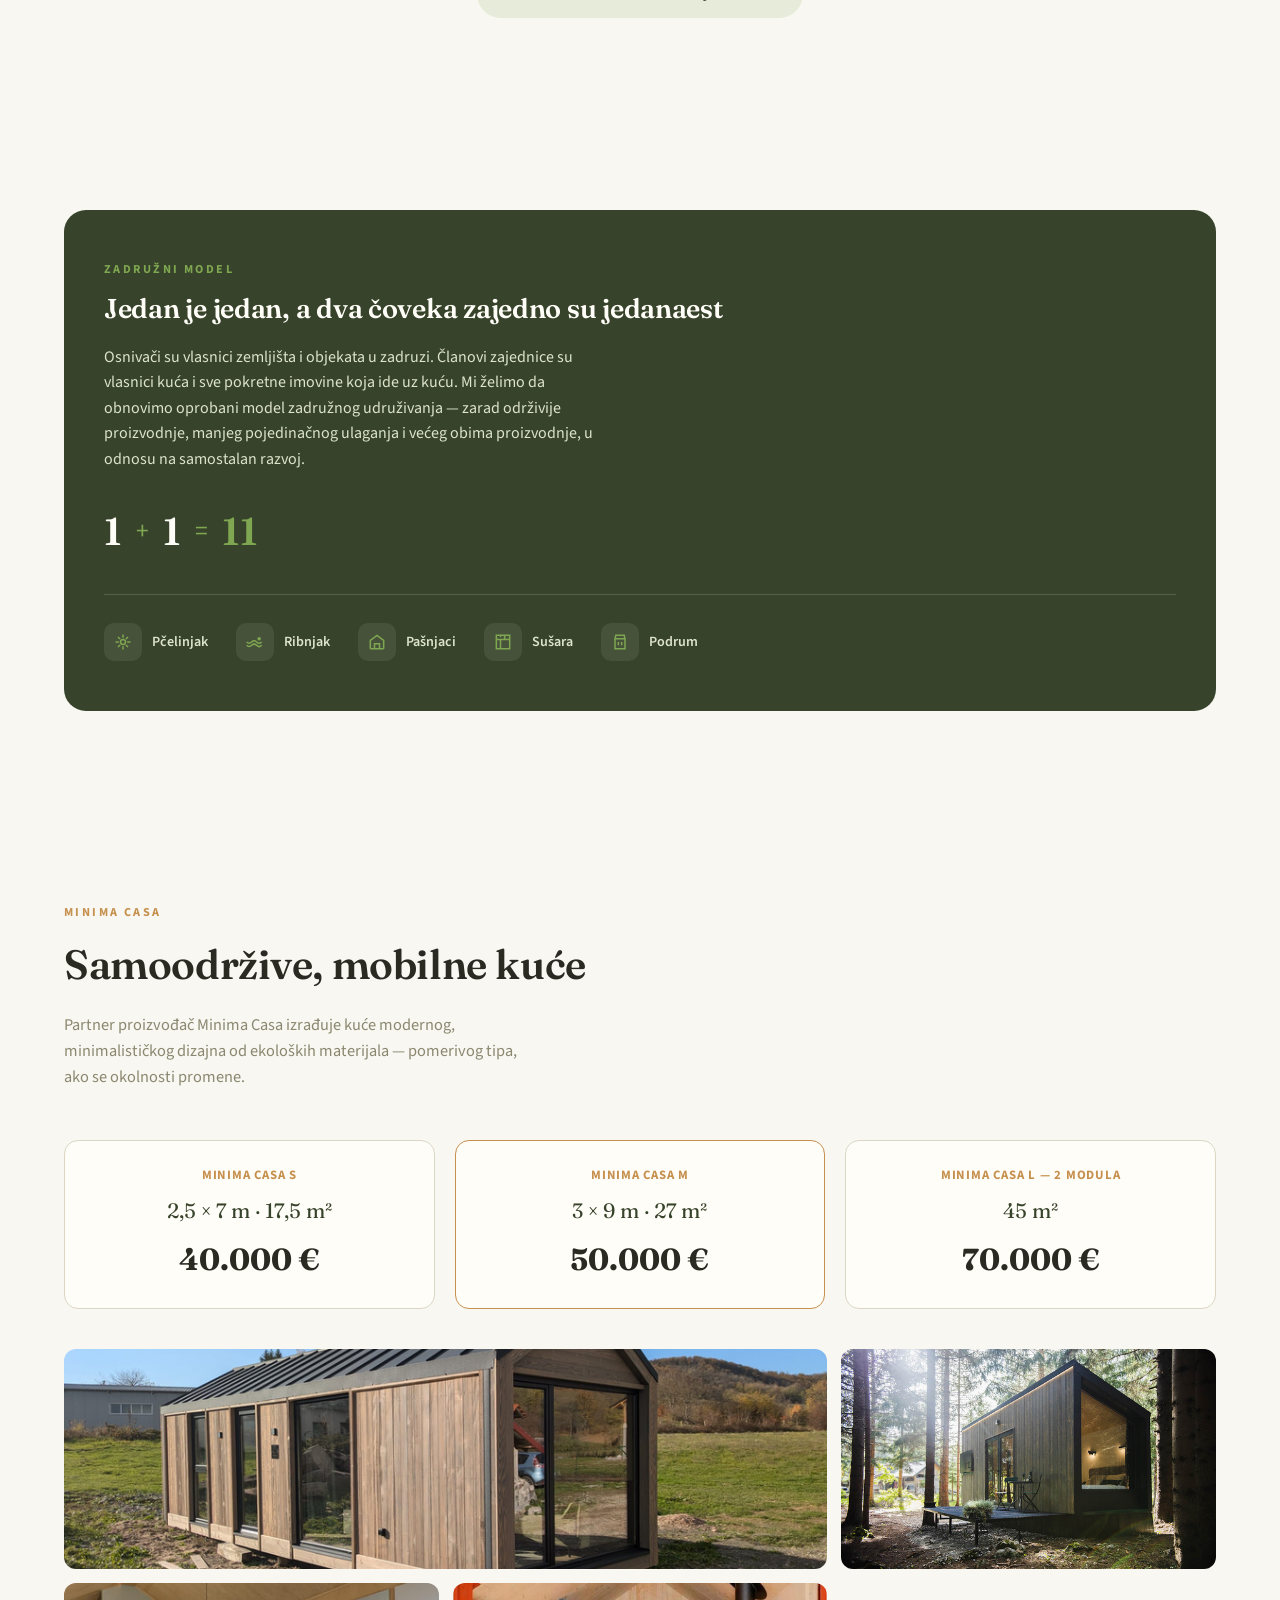
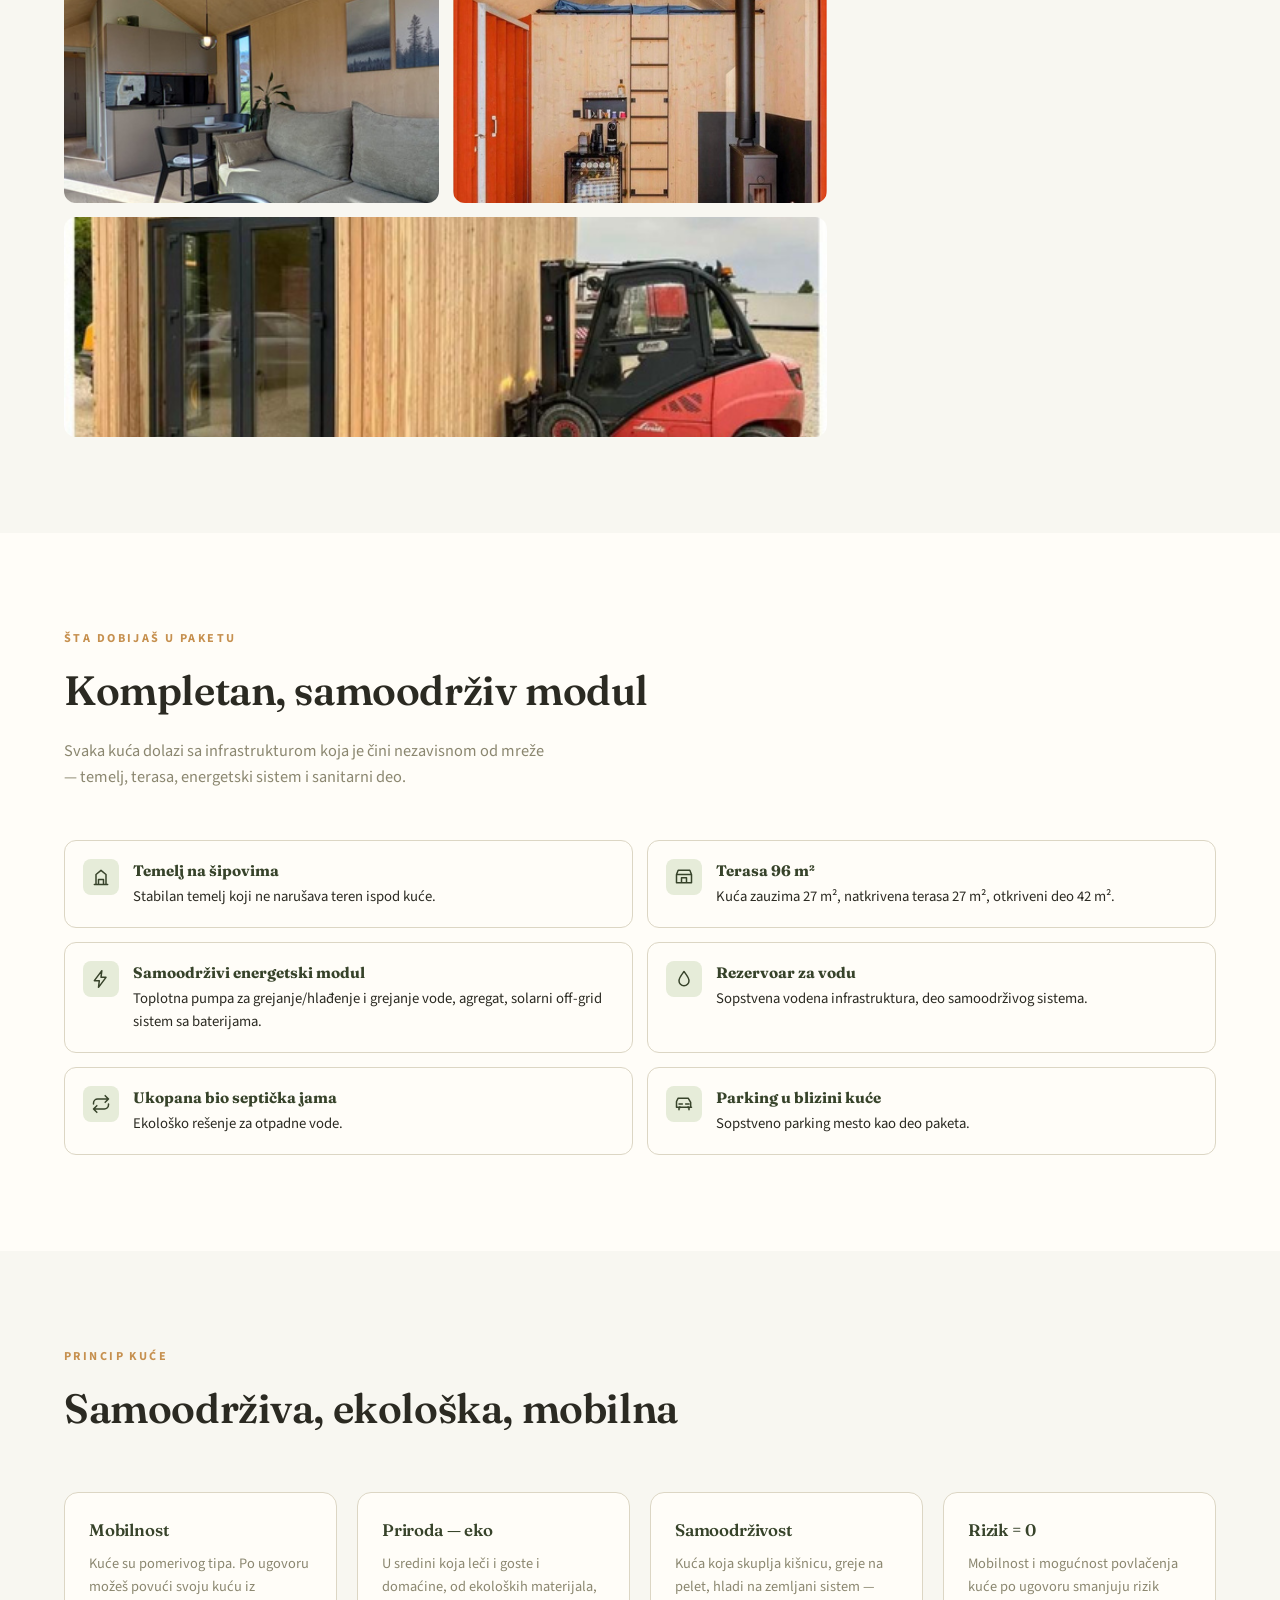
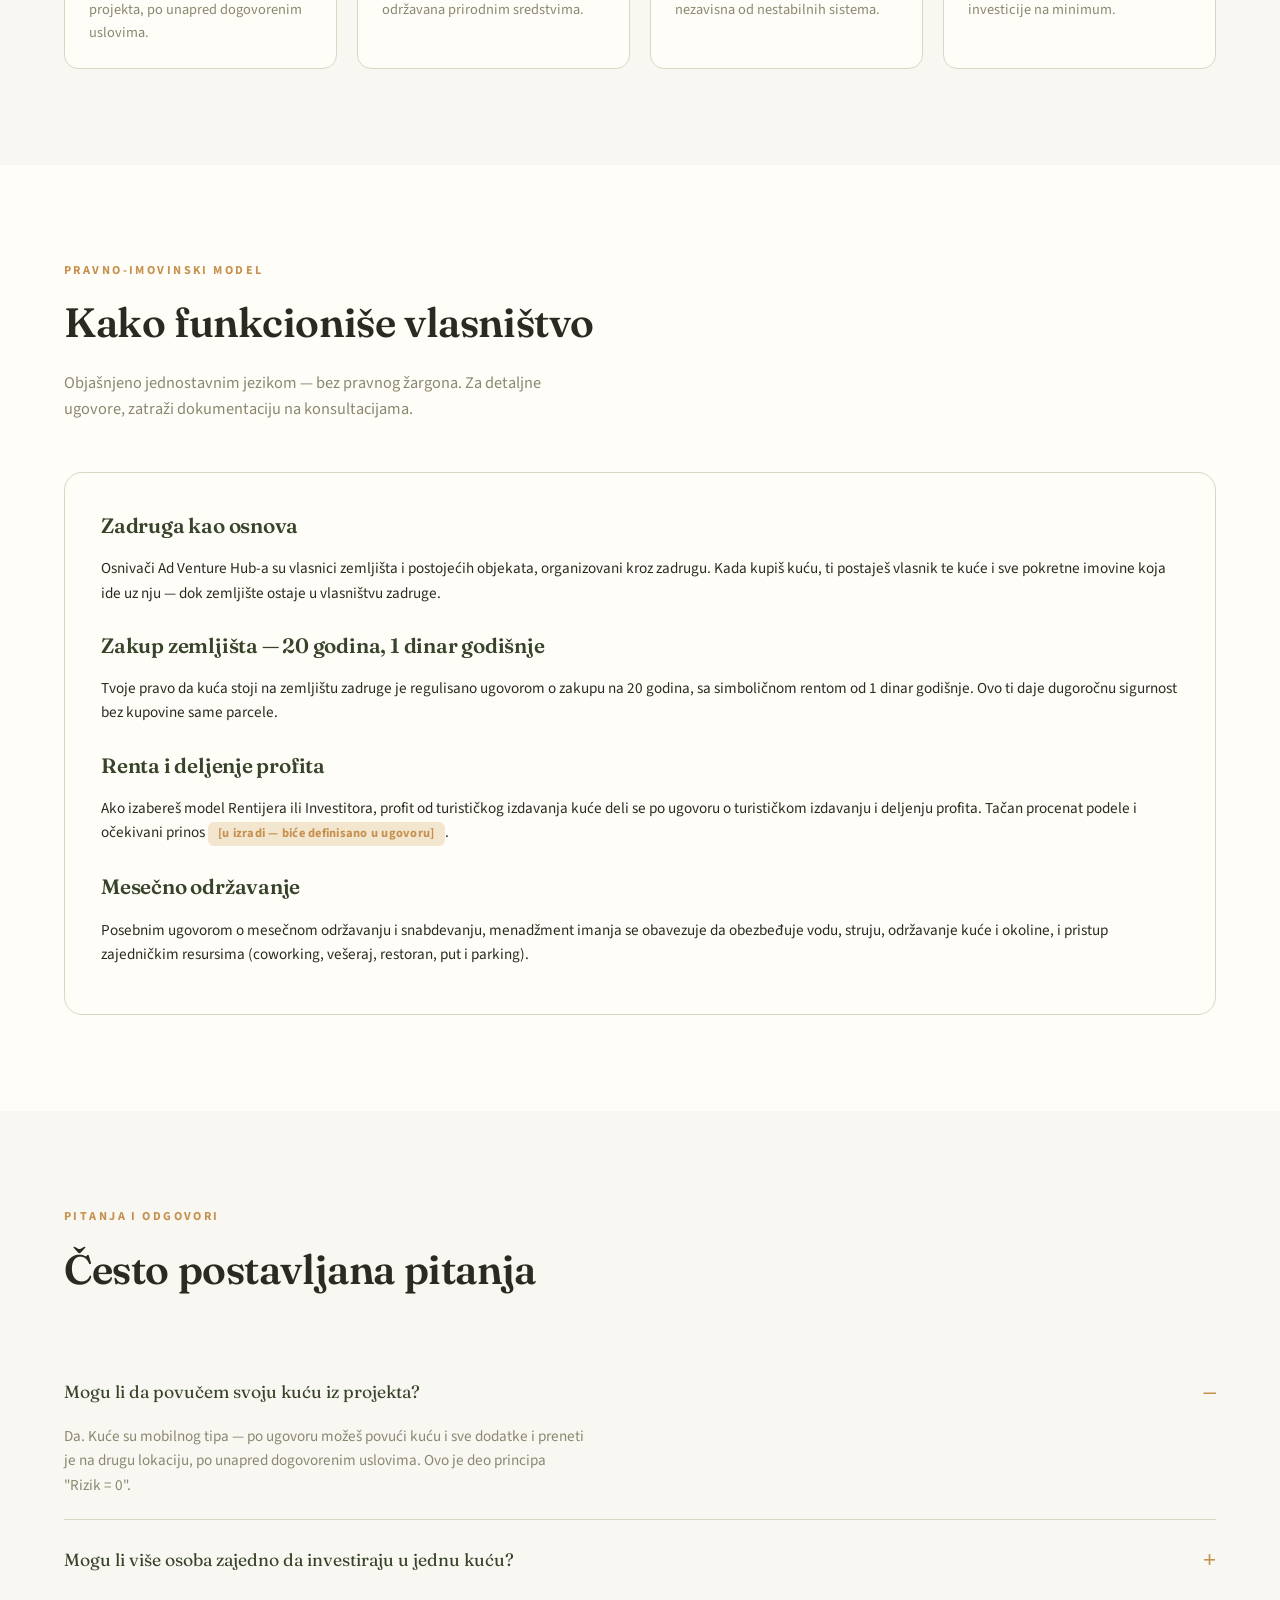
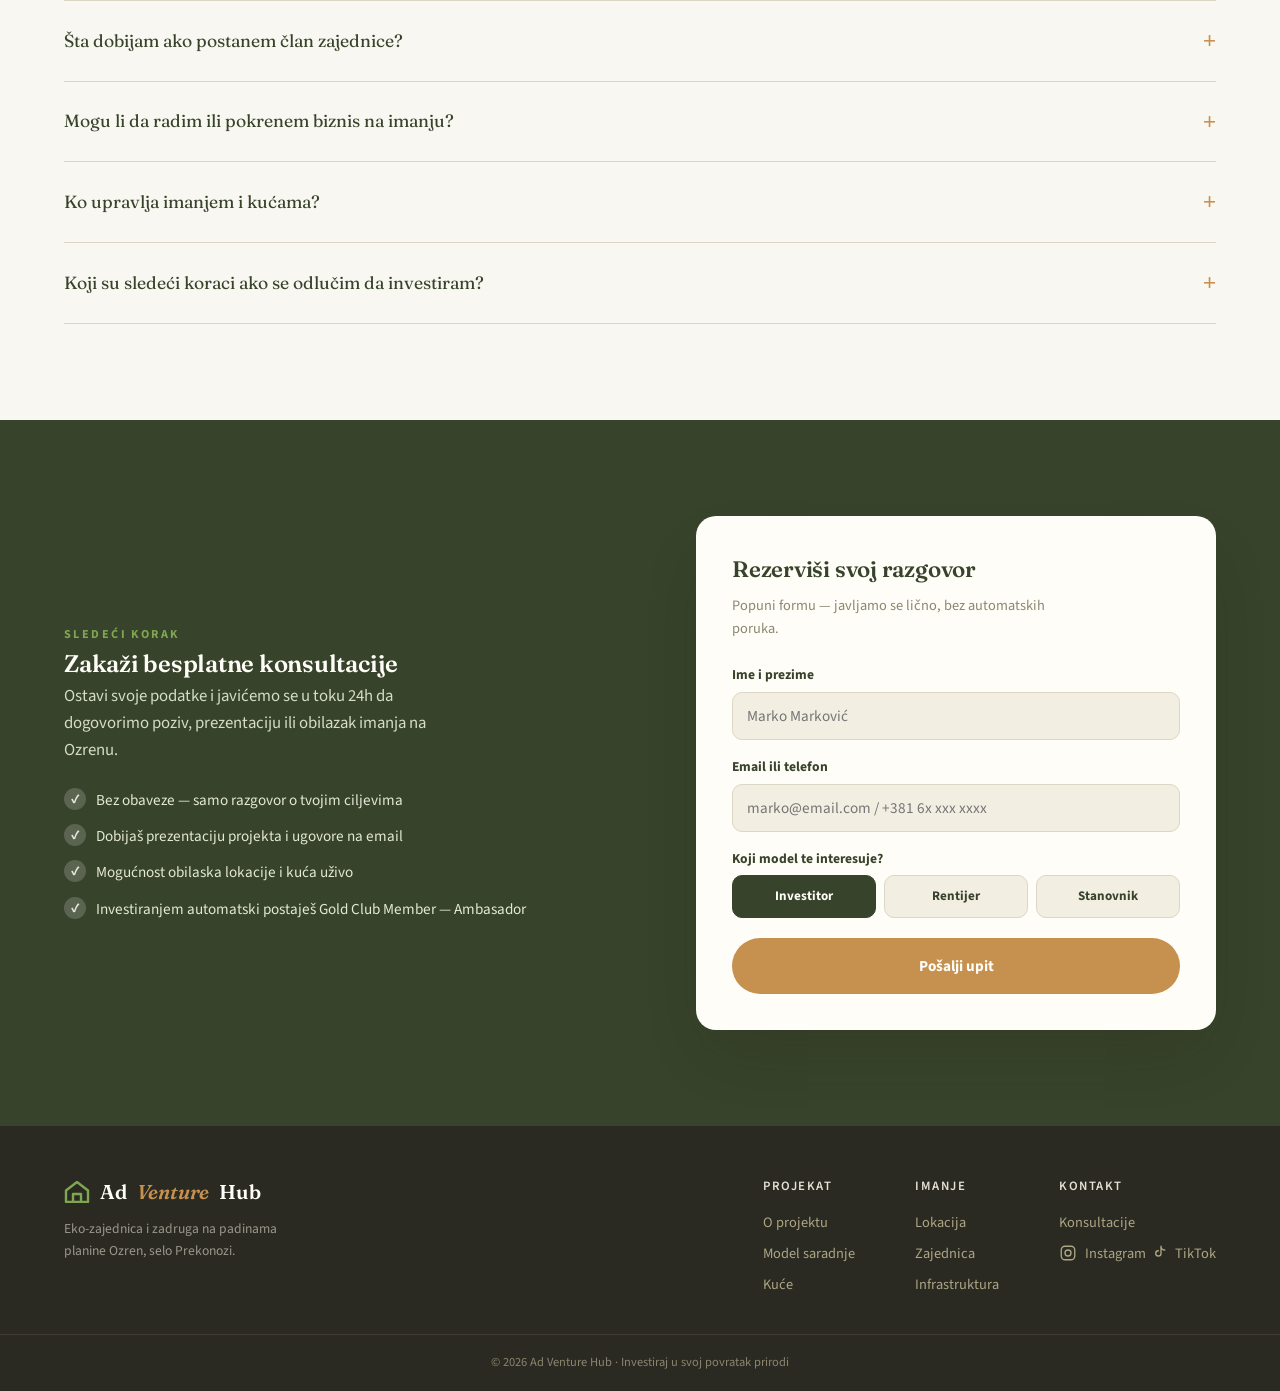
<file: model-saradnje.html>
<!DOCTYPE html>
<html lang="sr">
<head>
<meta charset="UTF-8">
<meta name="viewport" content="width=device-width, initial-scale=1.0">
<title>Model saradnje — Ad Venture Hub</title>
<link rel="stylesheet" href="assets/style.css">
<link rel="preconnect" href="https://fonts.googleapis.com">
<link href="https://fonts.googleapis.com/css2?family=Fraunces:ital,opsz,wght@0,9..144,400..700;1,9..144,400..600&family=Source+Sans+3:wght@400;600;700&display=swap" rel="stylesheet">
<style>
  /* Page-specific */
  .multi-note{
    text-align:center; font-size:0.92rem; color:var(--moss); font-weight:700;
    background:var(--field-soft); border-radius:100px; padding:12px 24px; display:inline-block;
    margin:0 auto;
  }
  .multi-note-wrap{text-align:center; margin-top:36px;}
  .coop-band{background:var(--moss); color:var(--cream); border-radius:22px; padding:50px 40px;}
  .coop-band .eyebrow{color:var(--field);}
  .coop-band h3{color:var(--cream); font-size:1.7rem; margin:8px 0 14px;}
  .coop-band p{color:#dde3cc; font-size:1rem; max-width:62ch; margin-bottom:8px;}
  .coop-formula{
    display:flex; align-items:center; gap:14px; margin-top:28px; flex-wrap:wrap;
  }
  .coop-formula .f{font-family:'Fraunces',serif; font-size:2.4rem; color:var(--cream); font-weight:600;}
  .coop-formula .op{font-size:1.6rem; color:var(--field);}
  .coop-formula .res{font-family:'Fraunces',serif; font-size:2.4rem; color:var(--field); font-weight:600;}
  .coop-resources{
    display:flex; gap:28px; flex-wrap:wrap; margin-top:32px; padding-top:28px;
    border-top:1px solid rgba(255,255,255,0.15);
  }
  .coop-resource{display:flex; align-items:center; gap:10px;}
  .coop-resource .ic{
    width:38px; height:38px; border-radius:10px; background:rgba(255,255,255,0.08);
    display:flex; align-items:center; justify-content:center; flex-shrink:0;
  }
  .coop-resource .ic svg{width:20px; height:20px; stroke:var(--field); fill:none; stroke-width:1.8;}
  .coop-resource .lbl{font-size:0.88rem; color:#dde3cc; font-weight:600;}

  .price-row{display:grid; grid-template-columns:repeat(3,1fr); gap:20px;}
  .price-card{background:var(--cream); border:1px solid var(--line); border-radius:14px; padding:24px; text-align:center;}
  .price-card .size{font-size:0.8rem; color:var(--clay); font-weight:700; letter-spacing:0.06em; text-transform:uppercase;}
  .price-card .dims{font-family:'Fraunces',serif; font-size:1.3rem; color:var(--moss); margin:8px 0;}
  .price-card .price{font-family:'Fraunces',serif; font-size:1.9rem; color:var(--bark); font-weight:700;}
  @media(max-width:760px){ .price-row{grid-template-columns:1fr;} }

  /* Houses gallery */
  .gallery-grid{display:grid; grid-template-columns:repeat(3,1fr); grid-auto-rows:220px; gap:14px;}
  .gallery-grid img{width:100%; height:100%; object-fit:cover; border-radius:12px;}
  .gallery-grid .span2{grid-column:span 2;}
  @media(max-width:860px){
    .gallery-grid{grid-template-columns:repeat(2,1fr); grid-auto-rows:200px;}
    .gallery-grid .span2{grid-column:span 2;}
  }
  @media(max-width:560px){
    .gallery-grid{grid-template-columns:1fr; grid-auto-rows:220px;}
    .gallery-grid .span2{grid-column:span 1;}
  }

  /* Lead form */
  .lead-section{background:var(--moss); color:var(--cream);}
  .lead-grid{display:grid; grid-template-columns:1.1fr 1fr; gap:60px; align-items:center;}
  .lead-grid h2{color:var(--cream);}
  .lead-grid .eyebrow{color:var(--field);}
  .lead-grid p{color:#d6dcc6; font-size:1.05rem; max-width:48ch;}
  .cta-points{list-style:none; display:flex; flex-direction:column; gap:12px; margin-top:24px;}
  .cta-points li{display:flex; gap:10px; align-items:flex-start; font-size:0.95rem; color:#e4e8d6;}
  .cta-points li::before{content:"✓"; font-weight:900; flex-shrink:0; background:rgba(255,255,255,0.18); border-radius:50%; width:22px; height:22px; display:flex; align-items:center; justify-content:center; font-size:0.8rem;}
  .lead-form{background:var(--cream); color:var(--bark); border-radius:20px; padding:36px; box-shadow:0 30px 60px -20px rgba(43,38,31,0.3);}
  .lead-form h3{font-size:1.4rem; margin-bottom:6px;}
  .lead-form .sub{font-size:0.9rem; color:var(--stone); margin-bottom:24px;}
  .lead-form label{display:block; font-size:0.85rem; font-weight:700; color:var(--moss); margin-bottom:6px;}
  .lead-form .field{margin-bottom:16px;}
  .lead-form input{width:100%; padding:12px 14px; border:1px solid var(--line); border-radius:10px; font-family:inherit; font-size:0.95rem; background:var(--sand); color:var(--bark);}
  .lead-form input:focus{outline:2px solid var(--moss); outline-offset:1px;}
  .lead-form .options{display:grid; grid-template-columns:1fr 1fr 1fr; gap:8px; margin-bottom:20px;}
  .lead-form .opt{border:1px solid var(--line); border-radius:10px; padding:10px 8px; text-align:center; font-size:0.82rem; font-weight:700; color:var(--moss); cursor:pointer; transition:all .2s; background:var(--sand);}
  .lead-form .opt.active{background:var(--moss); color:var(--cream); border-color:var(--moss);}
  .lead-form .submit{width:100%; justify-content:center; padding:15px;}
  @media(max-width:980px){ .lead-grid{grid-template-columns:1fr;} .lead-form .options{grid-template-columns:1fr;} }
</style>
</head>
<body>

<nav>
  <a href="index.html" class="logo"><svg class="mark" viewBox="0 0 26 22" xmlns="http://www.w3.org/2000/svg"><path d="M2 21V9.5L13 1l11 8.5V21H2z"/><path d="M9 21v-8h8v8"/></svg>Ad<span>Venture</span> Hub</a>
  <ul class="nav-links">
    <li><a href="index.html" class="nav-link">Početna</a></li>
    <li><a href="model-saradnje.html" class="nav-link current">Model saradnje</a></li>
    <li><a href="zajednica.html" class="nav-link">Zajednica</a></li>
    <li><a href="infrastruktura.html" class="nav-link">Infrastruktura</a></li>
  </ul>
  <a href="#kontakt" class="nav-cta">Zakaži konsultacije</a>
</nav>

<!-- TRUST HERO -->
<section class="trust trust-hero">
  <div class="container">
    <div class="eyebrow">Model saradnje</div>
    <h1>Tri puta do tvoje kuće u prirodi</h1>
    <p class="lede">Bilo da želiš da uložiš kapital i ubiraš profit, kupiš kuću za sebe i izdaješ je kad nisi tu, ili se trajno preseliš — Ad Venture Hub nudi tri jasno definisana modela saradnje. Svaki je potkrepljen ugovorom koji štiti i tebe i zajednicu.</p>
    <div style="margin-top:30px;">
      <a href="#poredjenje" class="btn btn-accent">Upoređi modele</a>
      <a href="#kontakt" class="btn btn-outline" style="margin-left:12px;">Zakaži konsultacije</a>
    </div>
  </div>
</section>

<!-- TIER COMPARISON -->
<section class="trust" id="poredjenje">
  <div class="container">
    <div class="section-head center">
      <div class="eyebrow">Poređenje modela</div>
      <h2>Investitor, Rentijer ili Stanovnik</h2>
      <p class="lede" style="margin:14px auto 0;">Svaki model ima svoj cilj, svoj ugovor i svoj način korišćenja kuće. Više osoba može da investira u jednu kuću.</p>
    </div>

    <div class="tier-grid">
      <!-- Investitor -->
      <div class="tier-card">
        <div class="tier-icon">
          <svg viewBox="0 0 64 64" fill="none" xmlns="http://www.w3.org/2000/svg">
            <path d="M32 6 L58 26 V58 H6 V26 Z" stroke="#3a4a2e" stroke-width="2.5" stroke-linejoin="round"/>
          </svg>
        </div>
        <span class="tier-tag">Kapital → Profit</span>
        <h3>Investitor</h3>
        <p class="desc">Investiraš kapital i ubiraš profit tokom 8 godina, do isplate glavnice i kamate.</p>
        <ul class="tier-list">
          <li>Period povrata: 8 godina</li>
          <li>Isplata glavnice i kamate po ugovoru</li>
          <li>Ne zahteva ličnu prisutnost na imanju</li>
          <li>Mogućnost zajedničkog ulaganja sa drugima</li>
          <li>Automatski status Gold Club Member — Ambasador</li>
        </ul>
        <div class="tier-contract">Ugovor o pozajmici sa definisanim uslovima otplate</div>
        <a href="#kontakt" class="btn btn-outline" style="justify-content:center;">Saznaj uslove</a>
      </div>

      <!-- Rentijer - highlighted -->
      <div class="tier-card highlight">
        <div class="tier-icon">
          <svg viewBox="0 0 64 64" fill="none" xmlns="http://www.w3.org/2000/svg">
            <path d="M32 6 L58 26 V58 H6 V26 Z" stroke="#c97a4a" stroke-width="2.5" stroke-linejoin="round"/>
          </svg>
        </div>
        <span class="tier-tag" style="color:var(--clay);">Vlasništvo + Renta</span>
        <h3>Rentijer</h3>
        <p class="desc">Kupiš kuću, uživaš u njoj kad si tu — a kad nisi, profitiraš od rente koju donosi turistički smeštaj.</p>
        <ul class="tier-list">
          <li>Lično korišćenje kuće kad poželiš</li>
          <li>Profit od rente kad kuća nije u tvojoj upotrebi</li>
          <li>Menadžment imanja vodi izdavanje i održavanje</li>
          <li>Mogućnost zajedničkog ulaganja sa drugima</li>
          <li>Automatski status Gold Club Member — Ambasador</li>
        </ul>
        <div class="tier-contract">Kupoprodajni ugovor + ugovor o renti</div>
        <a href="#kontakt" class="btn btn-accent" style="justify-content:center;">Saznaj uslove</a>
      </div>

      <!-- Stanovnik -->
      <div class="tier-card">
        <div class="tier-icon">
          <svg viewBox="0 0 64 64" fill="none" xmlns="http://www.w3.org/2000/svg">
            <path d="M32 6 L58 26 V58 H6 V26 Z" stroke="#3a4a2e" stroke-width="2.5" stroke-linejoin="round"/>
          </svg>
        </div>
        <span class="tier-tag">Vlasništvo + Život</span>
        <h3>Stanovnik</h3>
        <p class="desc">Kupiš kuću i doseliš se — tvoj novi dom na 500m nadmorske visine, uz zakup zemljišta.</p>
        <ul class="tier-list">
          <li>Trajno preseljenje na imanje</li>
          <li>Zakup zemljišta na 20 godina, renta 1 dinar godišnje</li>
          <li>Pristup svim benefitima zajednice</li>
          <li>Prilika za zaposlenje na imanju (4 segmenta)</li>
          <li>Automatski status Gold Club Member — Ambasador</li>
        </ul>
        <div class="tier-contract">Kupoprodajni ugovor + ugovor o zakupu zemljišta</div>
        <a href="#kontakt" class="btn btn-outline" style="justify-content:center;">Saznaj uslove</a>
      </div>
    </div>

    <div class="multi-note-wrap">
      <span class="multi-note">Više osoba može da investira u jednu kuću!</span>
    </div>
  </div>
</section>

<!-- ZADRUŽNI MODEL — coop band -->
<section class="trust">
  <div class="container">
    <div class="coop-band">
      <div class="eyebrow">Zadružni model</div>
      <h3>Jedan je jedan, a dva čoveka zajedno su jedanaest</h3>
      <p>Osnivači su vlasnici zemljišta i objekata u zadruzi. Članovi zajednice su vlasnici kuća i sve pokretne imovine koja ide uz kuću. Mi želimo da obnovimo oprobani model zadružnog udruživanja — zarad održivije proizvodnje, manjeg pojedinačnog ulaganja i većeg obima proizvodnje, u odnosu na samostalan razvoj.</p>
      <div class="coop-formula">
        <span class="f">1</span><span class="op">+</span><span class="f">1</span><span class="op">=</span><span class="res">11</span>
      </div>
      <div class="coop-resources">
        <div class="coop-resource">
          <div class="ic"><svg viewBox="0 0 24 24"><path d="M12 3v4M12 17v4M3 12h4M17 12h4M6 6l2.5 2.5M15.5 15.5L18 18M18 6l-2.5 2.5M8.5 15.5L6 18"/><circle cx="12" cy="12" r="3"/></svg></div>
          <span class="lbl">Pčelinjak</span>
        </div>
        <div class="coop-resource">
          <div class="ic"><svg viewBox="0 0 24 24"><path d="M2 16c2 2 4 2 6 0s4-2 6 0 4 2 6 0M2 12c2 2 4 2 6 0s4-2 6 0 4 2 6 0"/><circle cx="17" cy="8" r="1.2" fill="var(--field)"/></svg></div>
          <span class="lbl">Ribnjak</span>
        </div>
        <div class="coop-resource">
          <div class="ic"><svg viewBox="0 0 24 24"><path d="M4 20V10l8-6 8 6v10M4 20h16M9 20v-6h6v6"/></svg></div>
          <span class="lbl">Pašnjaci</span>
        </div>
        <div class="coop-resource">
          <div class="ic"><svg viewBox="0 0 24 24"><path d="M4 4h16v16H4z M4 9h16M9 9v11M14 4v5M9 4v2"/></svg></div>
          <span class="lbl">Sušara</span>
        </div>
        <div class="coop-resource">
          <div class="ic"><svg viewBox="0 0 24 24"><path d="M7 4h10l1 4H6l1-4z M6 8v12h12V8M10 12v4M14 12v4"/></svg></div>
          <span class="lbl">Podrum</span>
        </div>
      </div>
    </div>
  </div>
</section>

<!-- KUĆE — Minima Casa pricing -->
<section class="trust" id="kuce">
  <div class="container">
    <div class="section-head">
      <div class="eyebrow">Minima Casa</div>
      <h2>Samoodržive, mobilne kuće</h2>
      <p class="lede">Partner proizvođač Minima Casa izrađuje kuće modernog, minimalističkog dizajna od ekoloških materijala — pomerivog tipa, ako se okolnosti promene.</p>
    </div>
    <div class="price-row">
      <div class="price-card">
        <div class="size">Minima Casa S</div>
        <div class="dims">2,5 × 7 m · 17,5 m²</div>
        <div class="price">40.000 €</div>
      </div>
      <div class="price-card" style="border-color:var(--clay);">
        <div class="size">Minima Casa M</div>
        <div class="dims">3 × 9 m · 27 m²</div>
        <div class="price">50.000 €</div>
      </div>
      <div class="price-card">
        <div class="size">Minima Casa L — 2 modula</div>
        <div class="dims">45 m²</div>
        <div class="price">70.000 €</div>
      </div>
    </div>

    <div class="gallery-grid" style="margin-top:40px;">
      <img class="span2" src="assets/photos/10_minima_casa_3x9_field.jpeg" alt="Minima Casa 3x9 na imanju">
      <img src="assets/photos/09_minima_casa_forest_night.jpeg" alt="Minima Casa u šumi, večernje svetlo">
      <img src="assets/photos/13_house_interior_living.jpeg" alt="Enterijer kuće — dnevni boravak">
      <img src="assets/photos/12_house_interior_woodstove.jpeg" alt="Enterijer kuće — peć na drva">
      <img class="span2" src="assets/photos/11_house_module_transport.jpeg" alt="Transport kućnog modula">
    </div>
  </div>
</section>

<!-- ŠTA JE UKLJUČENO -->
<section class="trust" style="background:var(--cream);">
  <div class="container">
    <div class="section-head">
      <div class="eyebrow">Šta dobijaš u paketu</div>
      <h2>Kompletan, samoodrživ modul</h2>
      <p class="lede">Svaka kuća dolazi sa infrastrukturom koja je čini nezavisnom od mreže — temelj, terasa, energetski sistem i sanitarni deo.</p>
    </div>
    <div class="included-grid">
      <div class="included-item">
        <div class="ico"><svg viewBox="0 0 24 24"><path d="M4 21h16M6 21V9l6-5 6 5v12M9 21v-6h6v6"/></svg></div>
        <div class="txt"><strong>Temelj na šipovima</strong>Stabilan temelj koji ne narušava teren ispod kuće.</div>
      </div>
      <div class="included-item">
        <div class="ico"><svg viewBox="0 0 24 24"><path d="M3 9h18M3 9v10h18V9M3 9l2-5h14l2 5M9 19v-6h6v6"/></svg></div>
        <div class="txt"><strong>Terasa 96 m²</strong>Kuća zauzima 27 m², natkrivena terasa 27 m², otkriveni deo 42 m².</div>
      </div>
      <div class="included-item">
        <div class="ico"><svg viewBox="0 0 24 24"><path d="M13 2 4 14h6l-1 8 9-12h-6l1-8z"/></svg></div>
        <div class="txt"><strong>Samoodrživi energetski modul</strong>Toplotna pumpa za grejanje/hlađenje i grejanje vode, agregat, solarni off-grid sistem sa baterijama.</div>
      </div>
      <div class="included-item">
        <div class="ico"><svg viewBox="0 0 24 24"><path d="M12 3c3 4 6 7.5 6 11a6 6 0 0 1-12 0c0-3.5 3-7 6-11z"/></svg></div>
        <div class="txt"><strong>Rezervoar za vodu</strong>Sopstvena vodena infrastruktura, deo samoodrživog sistema.</div>
      </div>
      <div class="included-item">
        <div class="ico"><svg viewBox="0 0 24 24"><path d="M17 2l4 4-4 4M21 6H8a5 5 0 0 0-5 5v1M7 22l-4-4 4-4M3 18h13a5 5 0 0 0 5-5v-1"/></svg></div>
        <div class="txt"><strong>Ukopana bio septička jama</strong>Ekološko rešenje za otpadne vode.</div>
      </div>
      <div class="included-item">
        <div class="ico"><svg viewBox="0 0 24 24"><path d="M3 16V9l2-4h12l3 5v6M3 16h18M6 16v3M18 16v3M6 12h4m4 0h4"/><circle cx="7" cy="16" r="0.4" fill="var(--moss)"/><circle cx="17" cy="16" r="0.4" fill="var(--moss)"/></svg></div>
        <div class="txt"><strong>Parking u blizini kuće</strong>Sopstveno parking mesto kao deo paketa.</div>
      </div>
    </div>
  </div>
</section>

<!-- PRINCIP KUĆE — 4 pillars -->
<section class="trust">
  <div class="container">
    <div class="section-head">
      <div class="eyebrow">Princip kuće</div>
      <h2>Samoodrživa, ekološka, mobilna</h2>
    </div>
    <div class="pillars">
      <div class="pillar"><h4>Mobilnost</h4><p>Kuće su pomerivog tipa. Po ugovoru možeš povući svoju kuću iz projekta, po unapred dogovorenim uslovima.</p></div>
      <div class="pillar"><h4>Priroda — eko</h4><p>U sredini koja leči i goste i domaćine, od ekoloških materijala, održavana prirodnim sredstvima.</p></div>
      <div class="pillar"><h4>Samoodrživost</h4><p>Kuća koja skuplja kišnicu, greje na pelet, hladi na zemljani sistem — nezavisna od nestabilnih sistema.</p></div>
      <div class="pillar"><h4>Rizik = 0</h4><p>Mobilnost i mogućnost povlačenja kuće po ugovoru smanjuju rizik investicije na minimum.</p></div>
    </div>
  </div>
</section>

<!-- PRAVNI MODEL — plain language -->
<section class="trust" style="background:var(--cream);">
  <div class="container">
    <div class="section-head">
      <div class="eyebrow">Pravno-imovinski model</div>
      <h2>Kako funkcioniše vlasništvo</h2>
      <p class="lede">Objašnjeno jednostavnim jezikom — bez pravnog žargona. Za detaljne ugovore, zatraži dokumentaciju na konsultacijama.</p>
    </div>
    <div class="legal-box">
      <h3>Zadruga kao osnova</h3>
      <p>Osnivači Ad Venture Hub-a su vlasnici zemljišta i postojećih objekata, organizovani kroz zadrugu. Kada kupiš kuću, ti postaješ vlasnik te kuće i sve pokretne imovine koja ide uz nju — dok zemljište ostaje u vlasništvu zadruge.</p>
      <h3 style="margin-top:24px;">Zakup zemljišta — 20 godina, 1 dinar godišnje</h3>
      <p>Tvoje pravo da kuća stoji na zemljištu zadruge je regulisano ugovorom o zakupu na 20 godina, sa simboličnom rentom od 1 dinar godišnje. Ovo ti daje dugoročnu sigurnost bez kupovine same parcele.</p>
      <h3 style="margin-top:24px;">Renta i deljenje profita</h3>
      <p>Ako izabereš model Rentijera ili Investitora, profit od turističkog izdavanja kuće deli se po ugovoru o turističkom izdavanju i deljenju profita. Tačan procenat podele i očekivani prinos <span class="placeholder">[u izradi — biće definisano u ugovoru]</span>.</p>
      <h3 style="margin-top:24px;">Mesečno održavanje</h3>
      <p>Posebnim ugovorom o mesečnom održavanju i snabdevanju, menadžment imanja se obavezuje da obezbeđuje vodu, struju, održavanje kuće i okoline, i pristup zajedničkim resursima (coworking, vešeraj, restoran, put i parking).</p>
    </div>
  </div>
</section>

<!-- FAQ -->
<section class="trust">
  <div class="container">
    <div class="section-head">
      <div class="eyebrow">Pitanja i odgovori</div>
      <h2>Često postavljana pitanja</h2>
    </div>

    <details class="faq-item" open>
      <summary>Mogu li da povučem svoju kuću iz projekta?</summary>
      <p class="a">Da. Kuće su mobilnog tipa — po ugovoru možeš povući kuću i sve dodatke i preneti je na drugu lokaciju, po unapred dogovorenim uslovima. Ovo je deo principa "Rizik = 0".</p>
    </details>

    <details class="faq-item">
      <summary>Mogu li više osoba zajedno da investiraju u jednu kuću?</summary>
      <p class="a">Da, više osoba može da investira u jednu kuću — uslovi podele se definišu ugovorom za svaku grupu investitora ponaosob.</p>
    </details>

    <details class="faq-item">
      <summary>Šta dobijam ako postanem član zajednice?</summary>
      <p class="a">Pristup coworking prostoru i self-servis baru 0-24h, povlašćene cene u restoranu i vešeraju, održavanje kuće i okoline, i mogućnost korišćenja prostora za događaje po rezervaciji. Investiranjem automatski postaješ Gold Club Member sa statusom Ambasadora.</p>
    </details>

    <details class="faq-item">
      <summary>Mogu li da radim ili pokrenem biznis na imanju?</summary>
      <p class="a">Da. Kupovinom kuće kupuješ i priliku za zaposlenje na imanju — možeš nastaviti svoj online posao, pokrenuti sopstveni biznis, ili se uključiti u jedan od četiri segmenta: izgradnju imanja, proizvodnju hrane, proizvodnju lekovitog bilja i sušenog voća/povrća, ili ugostiteljsko-turističke usluge.</p>
    </details>

    <details class="faq-item">
      <summary>Ko upravlja imanjem i kućama?</summary>
      <p class="a">Menadžment imanja je po ugovoru i dogovorenoj mesečnoj sumi dužan da neprekidno obezbeđuje vodu i struju, redovno isplaćuje profit od rente, održava kuće i okolinu, i obezbedi nesmetano korišćenje benefita (coworking, vešeraj, restoran, put i parking).</p>
    </details>

    <details class="faq-item">
      <summary>Koji su sledeći koraci ako se odlučim da investiram?</summary>
      <p class="a">Proces ima 6 koraka: konsultacije, prezentacija projekta, razgledanje kuća i lokacije, potpisivanje ugovora, proizvodnja kuće, i povratak investicije uz 24/7 podršku.</p>
    </details>
  </div>
</section>

<!-- LEAD FORM -->
<section class="lead-section" id="kontakt">
  <div class="container lead-grid">
    <div>
      <div class="eyebrow">Sledeći korak</div>
      <h2>Zakaži besplatne konsultacije</h2>
      <p>Ostavi svoje podatke i javićemo se u toku 24h da dogovorimo poziv, prezentaciju ili obilazak imanja na Ozrenu.</p>
      <ul class="cta-points">
        <li>Bez obaveze — samo razgovor o tvojim ciljevima</li>
        <li>Dobijaš prezentaciju projekta i ugovore na email</li>
        <li>Mogućnost obilaska lokacije i kuća uživo</li>
        <li>Investiranjem automatski postaješ Gold Club Member — Ambasador</li>
      </ul>
    </div>
    <form class="lead-form" onsubmit="event.preventDefault(); this.querySelector('.submit').textContent='Hvala! Javljamo se u toku 24h.';">
      <h3>Rezerviši svoj razgovor</h3>
      <p class="sub">Popuni formu — javljamo se lično, bez automatskih poruka.</p>
      <div class="field">
        <label for="name">Ime i prezime</label>
        <input type="text" id="name" name="name" placeholder="Marko Marković" required>
      </div>
      <div class="field">
        <label for="contact">Email ili telefon</label>
        <input type="text" id="contact" name="contact" placeholder="marko@email.com / +381 6x xxx xxxx" required>
      </div>
      <div class="field">
        <label>Koji model te interesuje?</label>
        <div class="options">
          <div class="opt active" onclick="document.querySelectorAll('.opt').forEach(o=>o.classList.remove('active'));this.classList.add('active')">Investitor</div>
          <div class="opt" onclick="document.querySelectorAll('.opt').forEach(o=>o.classList.remove('active'));this.classList.add('active')">Rentijer</div>
          <div class="opt" onclick="document.querySelectorAll('.opt').forEach(o=>o.classList.remove('active'));this.classList.add('active')">Stanovnik</div>
        </div>
      </div>
      <button type="submit" class="btn btn-accent submit">Pošalji upit</button>
    </form>
  </div>
</section>

<footer>
  <div>
    <a href="index.html" class="logo"><svg class="mark" viewBox="0 0 26 22" xmlns="http://www.w3.org/2000/svg"><path d="M2 21V9.5L13 1l11 8.5V21H2z"/><path d="M9 21v-8h8v8"/></svg>Ad<span>Venture</span> Hub</a>
    <p>Eko-zajednica i zadruga na padinama planine Ozren, selo Prekonozi.</p>
  </div>
  <div class="foot-cols">
    <div class="foot-col">
      <h4>Projekat</h4>
      <a href="index.html#o-projektu">O projektu</a>
      <a href="model-saradnje.html">Model saradnje</a>
      <a href="model-saradnje.html#kuce">Kuće</a>
    </div>
    <div class="foot-col">
      <h4>Imanje</h4>
      <a href="index.html#lokacija">Lokacija</a>
      <a href="zajednica.html">Zajednica</a>
      <a href="infrastruktura.html">Infrastruktura</a>
    </div>
    <div class="foot-col">
      <h4>Kontakt</h4>
      <a href="#kontakt">Konsultacije</a>
      <a href="https://www.instagram.com/adventure_hub_serbia/" target="_blank" class="foot-social" aria-label="Ad Venture Hub na Instagramu"><svg viewBox="0 0 24 24"><rect x="3" y="3" width="18" height="18" rx="5"/><circle cx="12" cy="12" r="4"/><circle cx="17.2" cy="6.8" r="0.4" fill="currentColor" stroke="none"/></svg>Instagram</a>
      <a href="https://www.tiktok.com/@adventurehubserbia" target="_blank" class="foot-social" aria-label="Ad Venture Hub na TikToku"><svg viewBox="0 0 24 24"><path d="M16 3v9.5a3.5 3.5 0 1 1-3.5-3.5M16 3a5 5 0 0 0 5 5"/></svg>TikTok</a>
    </div>
  </div>
</footer>
<div class="copyright">© 2026 Ad Venture Hub · Investiraj u svoj povratak prirodi</div>

<div class="sticky-cta">
  <div class="txt">Spreman za korak dalje?</div>
  <a href="#kontakt" class="btn btn-accent">Zakaži poziv</a>
</div>

</body>
</html>
</file>
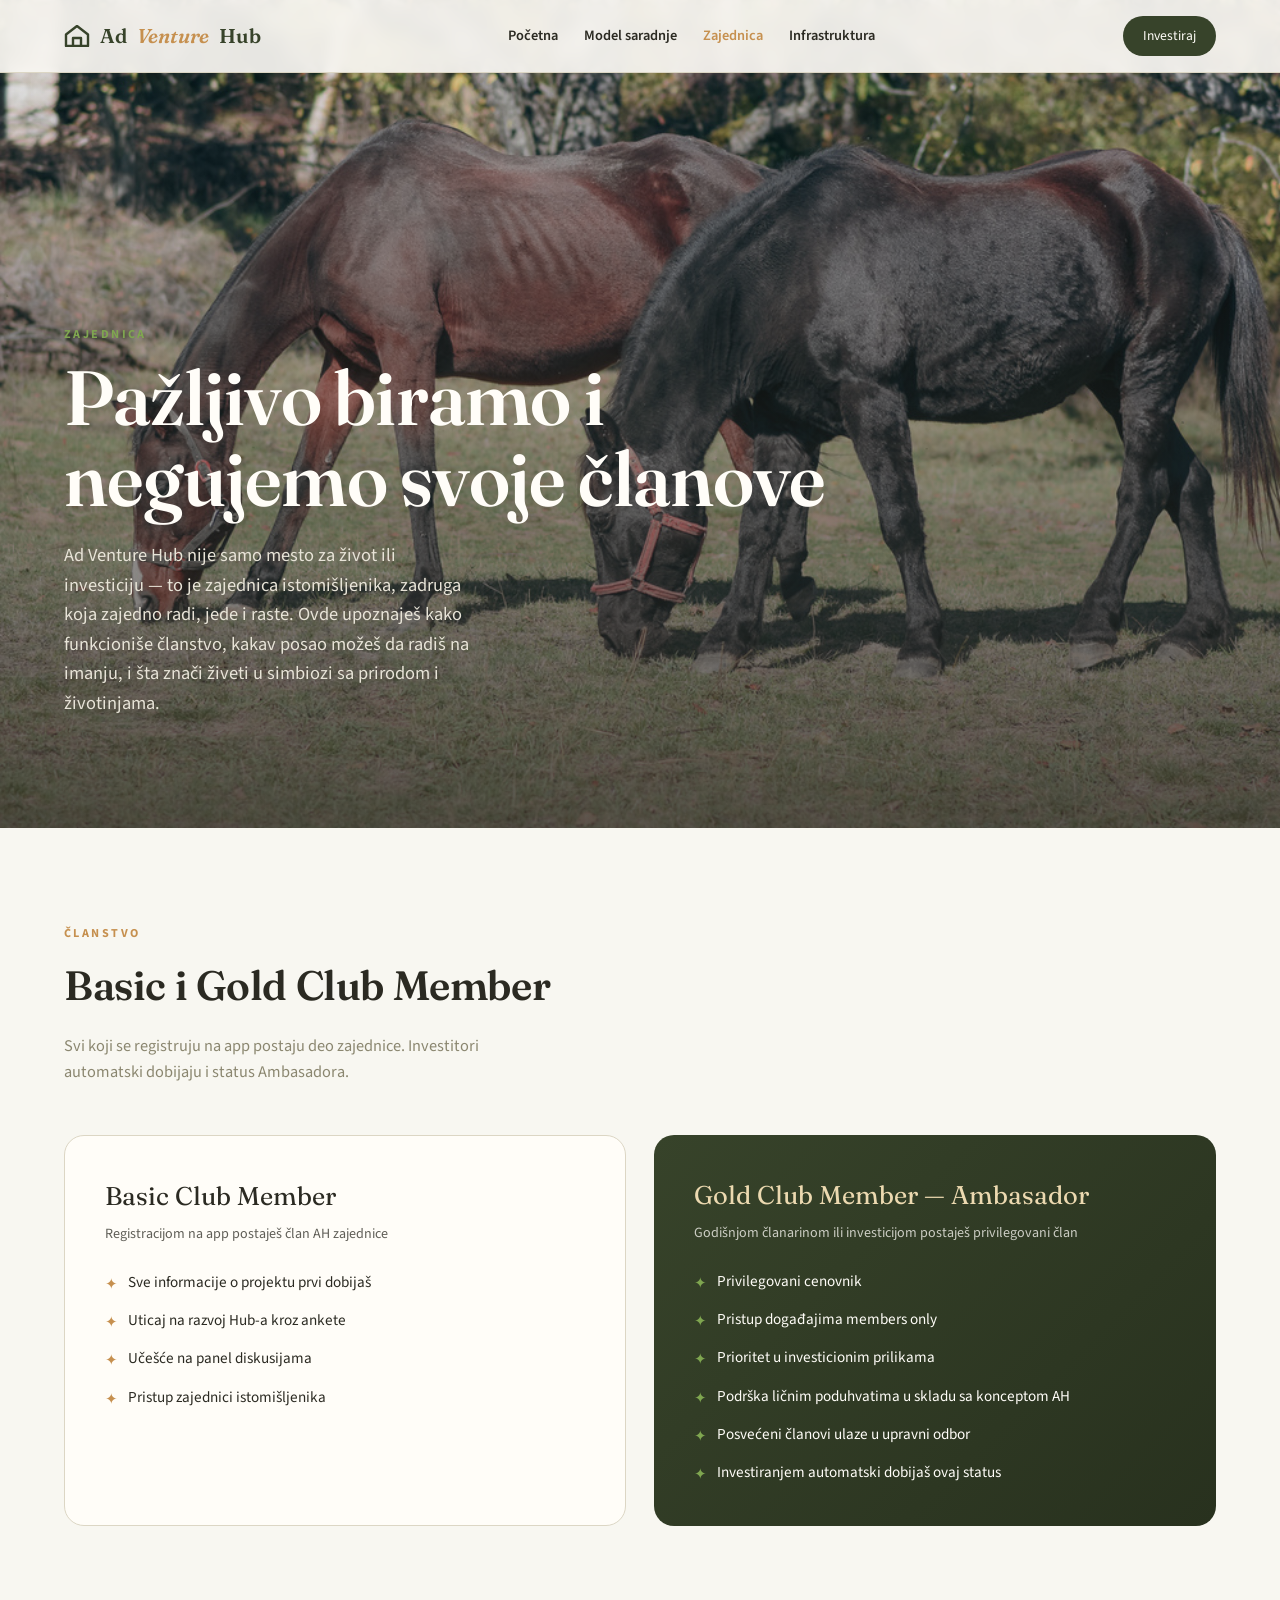
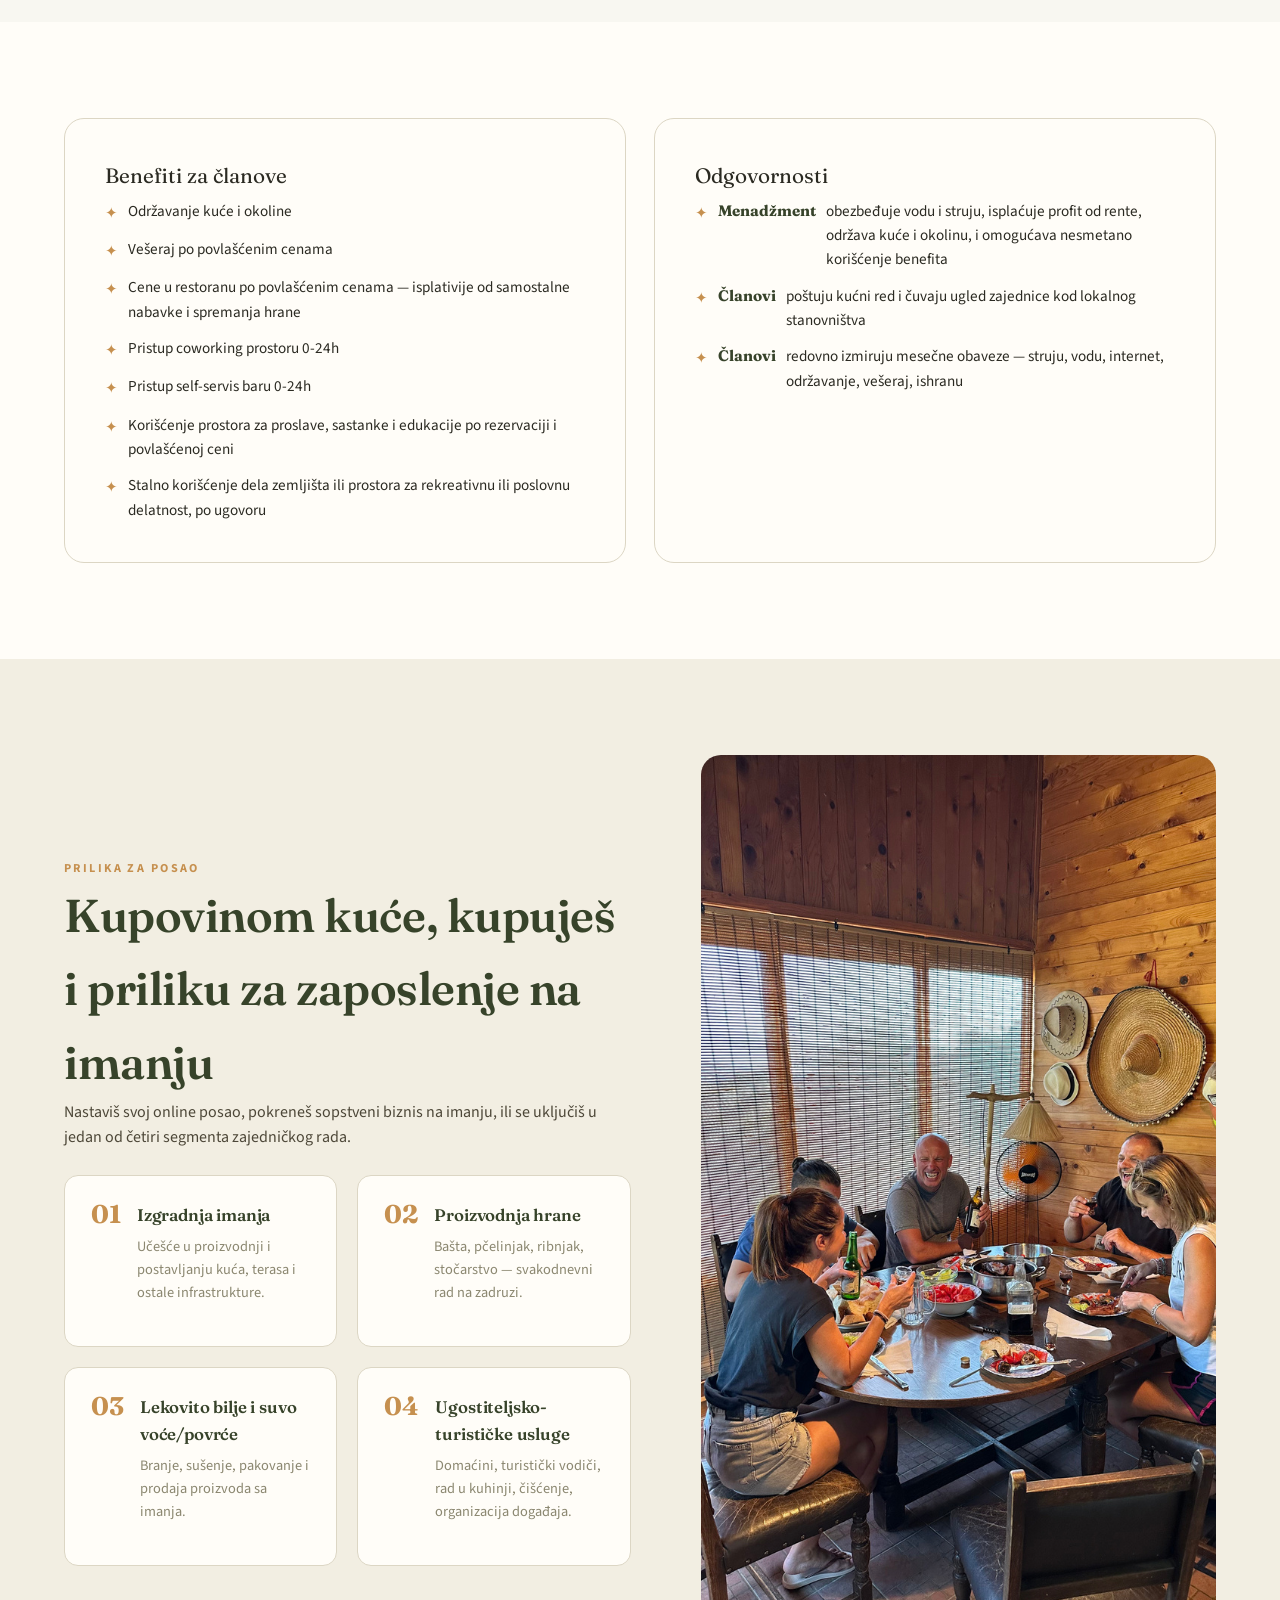
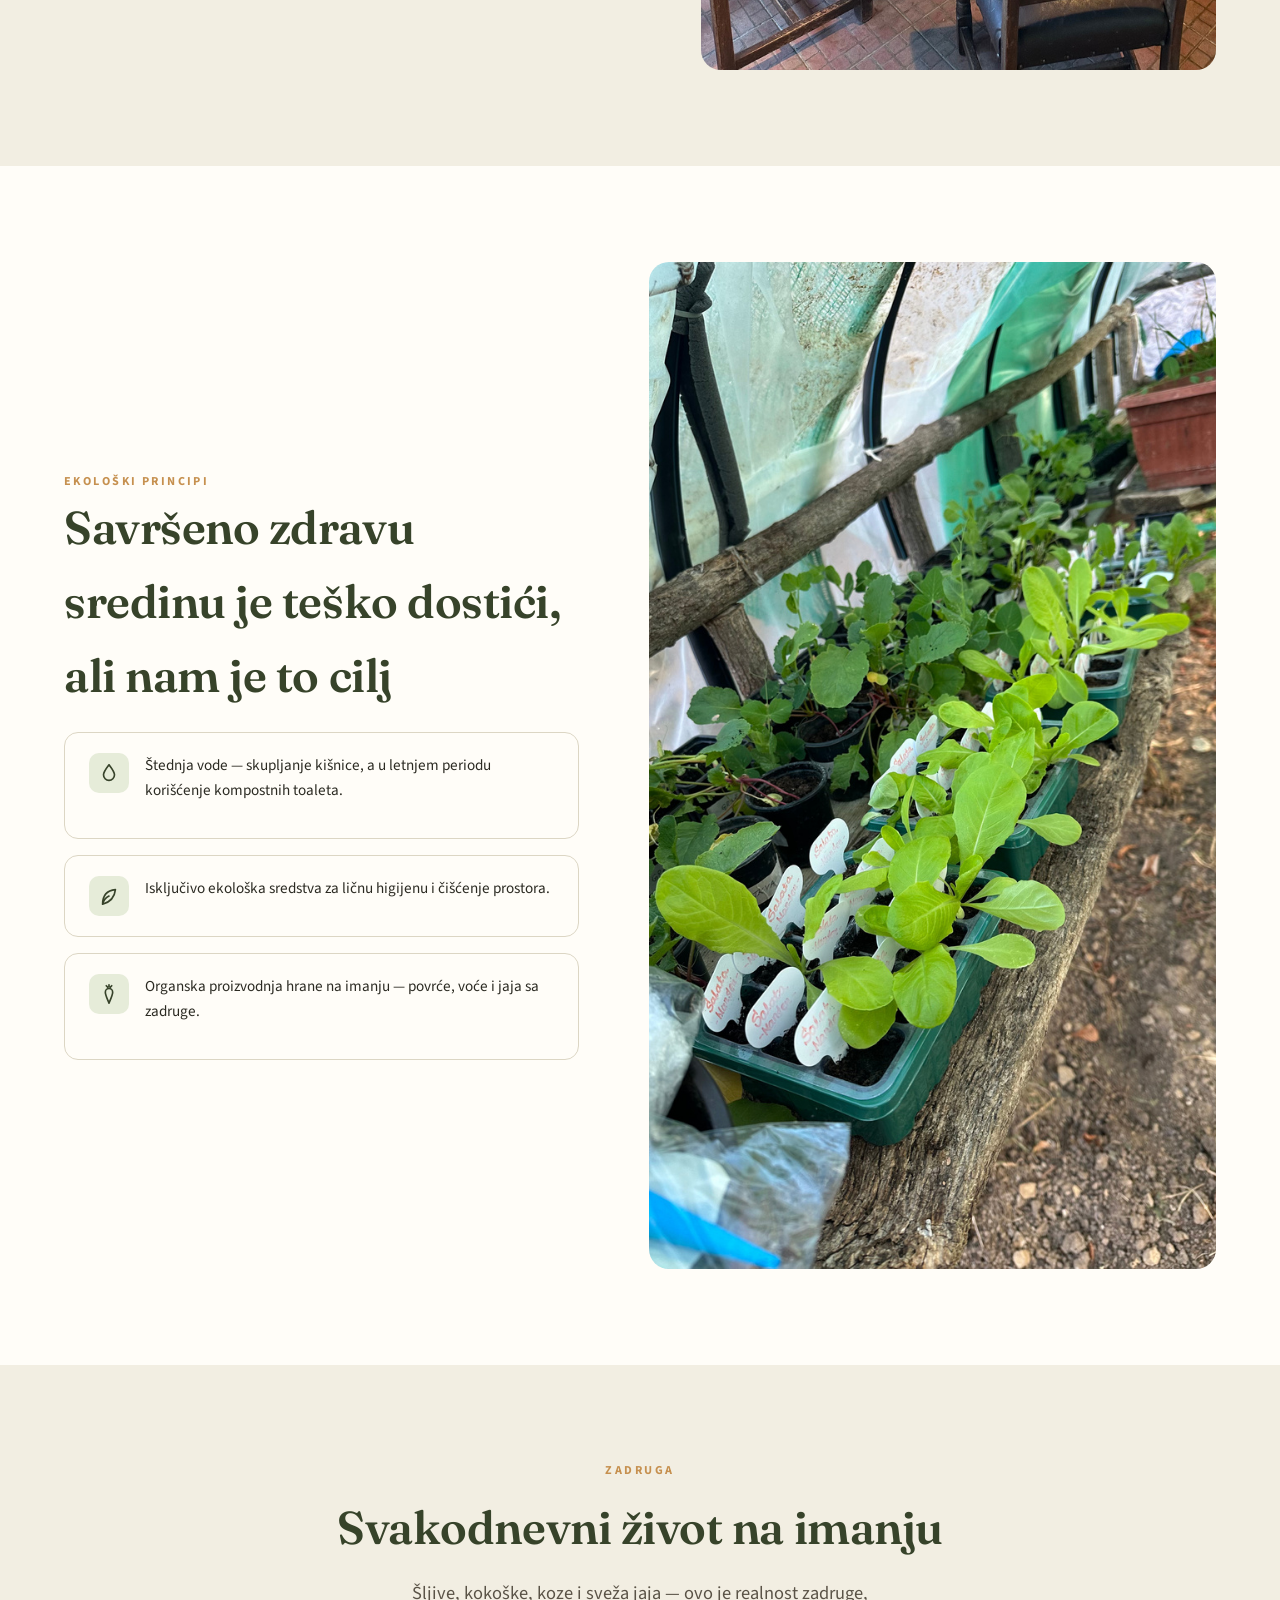
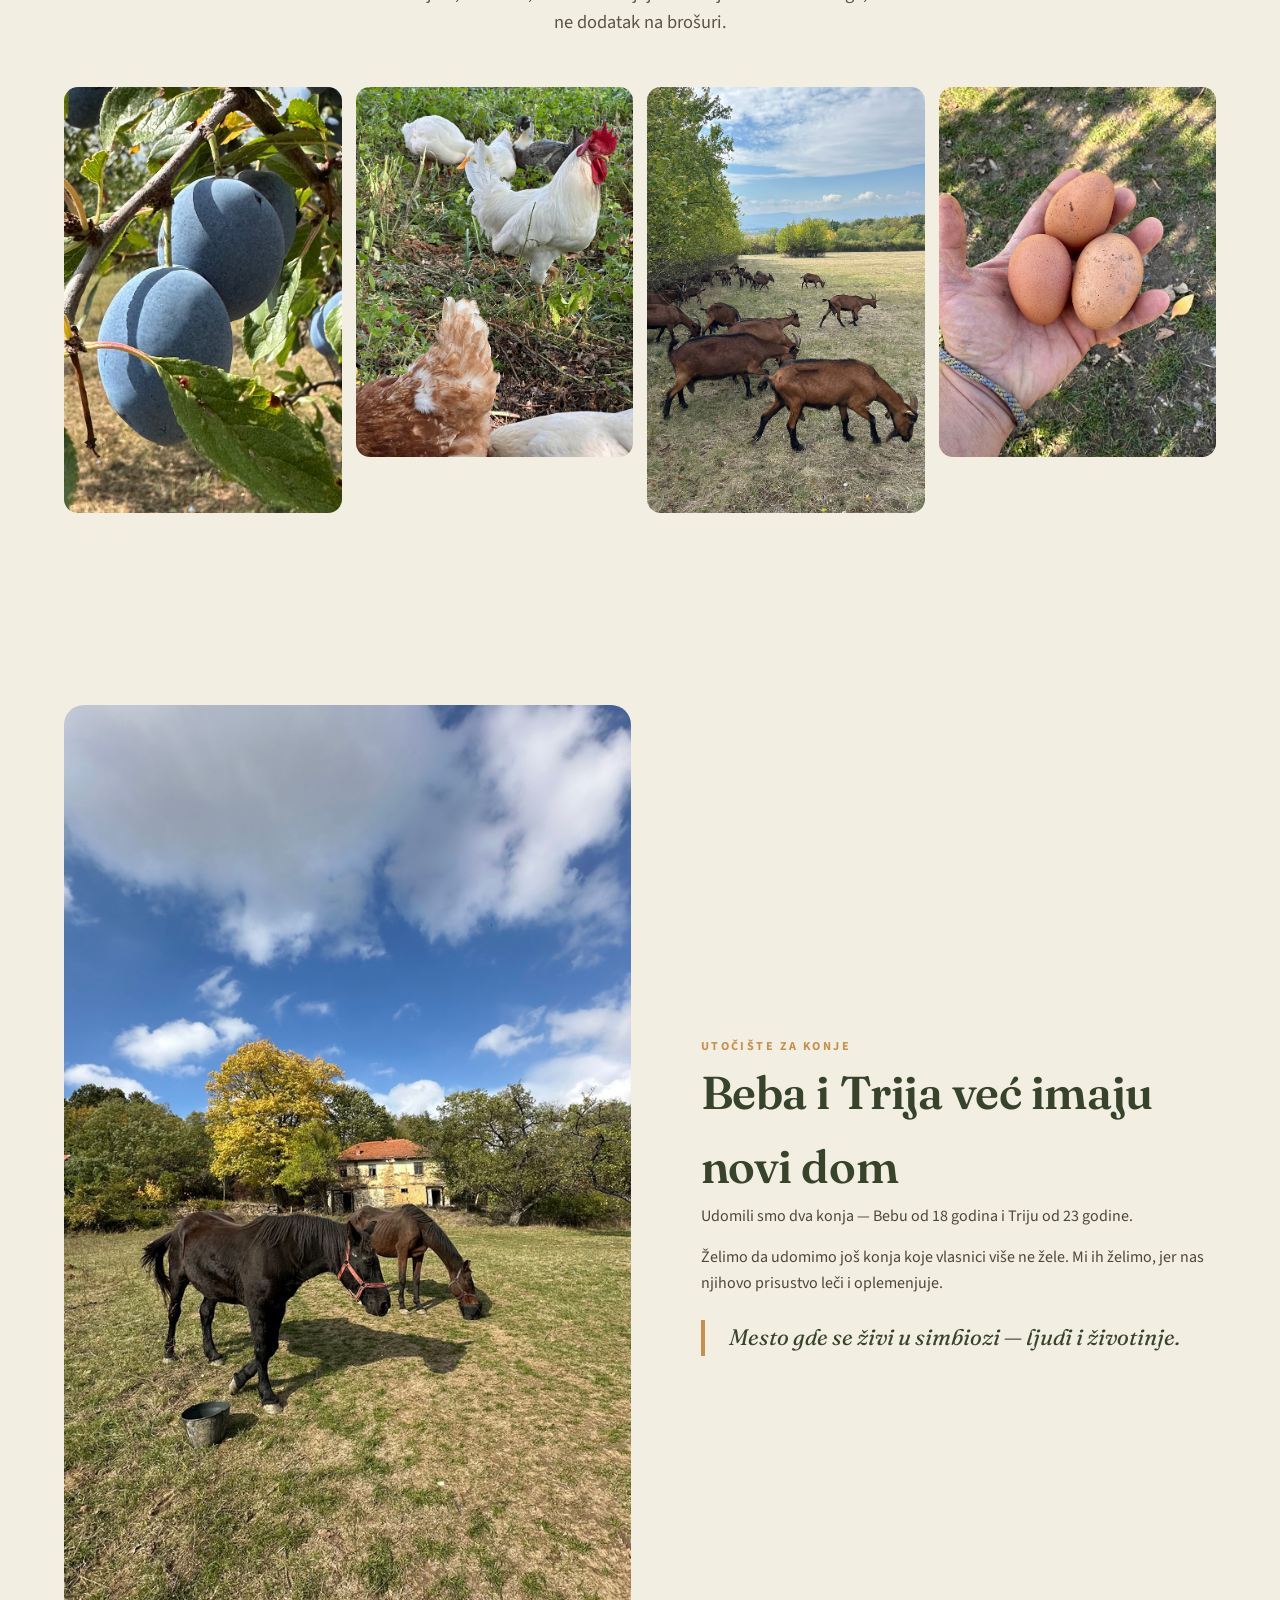
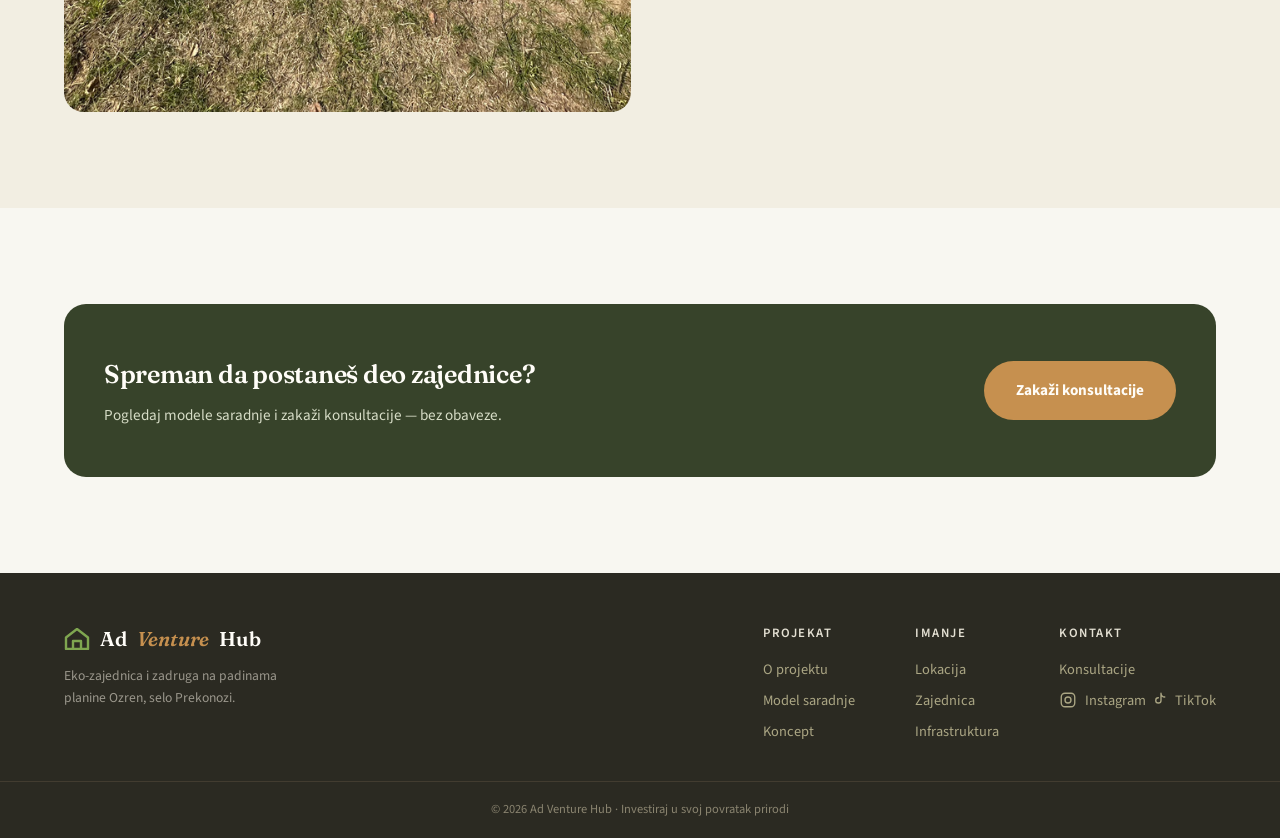
<file: zajednica.html>
<!DOCTYPE html>
<html lang="sr">
<head>
<meta charset="UTF-8">
<meta name="viewport" content="width=device-width, initial-scale=1.0">
<title>Zajednica — Ad Venture Hub</title>
<link rel="stylesheet" href="assets/style.css">
<link rel="preconnect" href="https://fonts.googleapis.com">
<link href="https://fonts.googleapis.com/css2?family=Fraunces:ital,opsz,wght@0,9..144,400..700;1,9..144,400..600&family=Source+Sans+3:wght@400;600;700&display=swap" rel="stylesheet">
<style>
  .b-hero{background-image:url('assets/photos/25_horses_house_field.jpeg'); background-position:center 35%;}
  .b-hero h1{max-width:16ch;}
</style>
</head>
<body>

<nav>
  <a href="index.html" class="logo"><svg class="mark" viewBox="0 0 26 22" xmlns="http://www.w3.org/2000/svg"><path d="M2 21V9.5L13 1l11 8.5V21H2z"/><path d="M9 21v-8h8v8"/></svg>Ad<span>Venture</span> Hub</a>
  <ul class="nav-links">
    <li><a href="index.html" class="nav-link">Početna</a></li>
    <li><a href="model-saradnje.html" class="nav-link">Model saradnje</a></li>
    <li><a href="zajednica.html" class="nav-link current">Zajednica</a></li>
    <li><a href="infrastruktura.html" class="nav-link">Infrastruktura</a></li>
  </ul>
  <a href="model-saradnje.html" class="nav-cta">Investiraj</a>
</nav>

<!-- HERO -->
<section class="b-hero">
  <div class="b-hero-content">
    <div class="eyebrow">Zajednica</div>
    <h1>Pažljivo biramo i negujemo svoje članove</h1>
    <p>Ad Venture Hub nije samo mesto za život ili investiciju — to je zajednica istomišljenika, zadruga koja zajedno radi, jede i raste. Ovde upoznaješ kako funkcioniše članstvo, kakav posao možeš da radiš na imanju, i šta znači živeti u simbiozi sa prirodom i životinjama.</p>
  </div>
</section>

<!-- MEMBERSHIP TIERS -->
<section class="trust">
  <div class="container">
    <div class="section-head">
      <div class="eyebrow">Članstvo</div>
      <h2>Basic i Gold Club Member</h2>
      <p class="lede">Svi koji se registruju na app postaju deo zajednice. Investitori automatski dobijaju i status Ambasadora.</p>
    </div>
    <div class="member-grid">
      <div class="member-card basic">
        <div class="tier">Basic Club Member</div>
        <div class="tier-sub">Registracijom na app postaješ član AH zajednice</div>
        <ul>
          <li>Sve informacije o projektu prvi dobijaš</li>
          <li>Uticaj na razvoj Hub-a kroz ankete</li>
          <li>Učešće na panel diskusijama</li>
          <li>Pristup zajednici istomišljenika</li>
        </ul>
      </div>
      <div class="member-card gold">
        <div class="tier">Gold Club Member — Ambasador</div>
        <div class="tier-sub">Godišnjom članarinom ili investicijom postaješ privilegovani član</div>
        <ul>
          <li>Privilegovani cenovnik</li>
          <li>Pristup događajima members only</li>
          <li>Prioritet u investicionim prilikama</li>
          <li>Podrška ličnim poduhvatima u skladu sa konceptom AH</li>
          <li>Posvećeni članovi ulaze u upravni odbor</li>
          <li>Investiranjem automatski dobijaš ovaj status</li>
        </ul>
      </div>
    </div>
  </div>
</section>

<!-- BENEFITS + RESPONSIBILITIES -->
<section class="trust" style="background:var(--cream);">
  <div class="container member-grid">
    <div class="member-card basic">
      <div class="tier" style="font-size:1.3rem;">Benefiti za članove</div>
      <ul>
        <li>Održavanje kuće i okoline</li>
        <li>Vešeraj po povlašćenim cenama</li>
        <li>Cene u restoranu po povlašćenim cenama — isplativije od samostalne nabavke i spremanja hrane</li>
        <li>Pristup coworking prostoru 0-24h</li>
        <li>Pristup self-servis baru 0-24h</li>
        <li>Korišćenje prostora za proslave, sastanke i edukacije po rezervaciji i povlašćenoj ceni</li>
        <li>Stalno korišćenje dela zemljišta ili prostora za rekreativnu ili poslovnu delatnost, po ugovoru</li>
      </ul>
    </div>
    <div class="member-card basic">
      <div class="tier" style="font-size:1.3rem;">Odgovornosti</div>
      <ul>
        <li><strong style="color:var(--moss); font-family:'Fraunces',serif;">Menadžment</strong> obezbeđuje vodu i struju, isplaćuje profit od rente, održava kuće i okolinu, i omogućava nesmetano korišćenje benefita</li>
        <li><strong style="color:var(--moss); font-family:'Fraunces',serif;">Članovi</strong> poštuju kućni red i čuvaju ugled zajednice kod lokalnog stanovništva</li>
        <li><strong style="color:var(--moss); font-family:'Fraunces',serif;">Članovi</strong> redovno izmiruju mesečne obaveze — struju, vodu, internet, održavanje, vešeraj, ishranu</li>
      </ul>
    </div>
  </div>
</section>

<!-- EMPLOYMENT SEGMENTS -->
<section class="belonging">
  <div class="container b-split">
    <div class="b-text">
      <div class="eyebrow">Prilika za posao</div>
      <h2>Kupovinom kuće, kupuješ i priliku za zaposlenje na imanju</h2>
      <p>Nastaviš svoj online posao, pokreneš sopstveni biznis na imanju, ili se uključiš u jedan od četiri segmenta zajedničkog rada.</p>
      <div class="employment-grid" style="margin-top:24px;">
        <div class="employment-card">
          <div class="num">01</div>
          <div><h4>Izgradnja imanja</h4><p>Učešće u proizvodnji i postavljanju kuća, terasa i ostale infrastrukture.</p></div>
        </div>
        <div class="employment-card">
          <div class="num">02</div>
          <div><h4>Proizvodnja hrane</h4><p>Bašta, pčelinjak, ribnjak, stočarstvo — svakodnevni rad na zadruzi.</p></div>
        </div>
        <div class="employment-card">
          <div class="num">03</div>
          <div><h4>Lekovito bilje i suvo voće/povrće</h4><p>Branje, sušenje, pakovanje i prodaja proizvoda sa imanja.</p></div>
        </div>
        <div class="employment-card">
          <div class="num">04</div>
          <div><h4>Ugostiteljsko-turističke usluge</h4><p>Domaćini, turistički vodiči, rad u kuhinji, čišćenje, organizacija događaja.</p></div>
        </div>
      </div>
    </div>
    <div class="b-img">
      <img src="assets/photos/02_lunch_table_group.jpeg" alt="Zajednički rad i obrok na imanju">
    </div>
  </div>
</section>

<!-- ECOLOGICAL PRINCIPLES -->
<section class="belonging" style="background:var(--cream);">
  <div class="container b-split reverse">
    <div class="b-img">
      <img src="assets/photos/24_zadruga_greenhouse_seedlings.jpeg" alt="Plastenik sa rasadom">
    </div>
    <div class="b-text">
      <div class="eyebrow">Ekološki principi</div>
      <h2>Savršeno zdravu sredinu je teško dostići, ali nam je to cilj</h2>
      <div class="eco-list" style="margin-top:20px;">
        <div class="eco-item">
          <div class="ico"><svg viewBox="0 0 24 24"><path d="M12 3c3 4 6 7.5 6 11a6 6 0 0 1-12 0c0-3.5 3-7 6-11z"/></svg></div>
          <p>Štednja vode — skupljanje kišnice, a u letnjem periodu korišćenje kompostnih toaleta.</p>
        </div>
        <div class="eco-item">
          <div class="ico"><svg viewBox="0 0 24 24"><path d="M5 21c0-9 4-15 14-16-1 10-7 14-14 16z M5 21c1-4 3-7 7-9"/></svg></div>
          <p>Isključivo ekološka sredstva za ličnu higijenu i čišćenje prostora.</p>
        </div>
        <div class="eco-item">
          <div class="ico"><svg viewBox="0 0 24 24"><path d="M12 22c2-5 4-9 4-12a4 4 0 0 0-8 0c0 3 2 7 4 12z M12 2v2M9 3l1.5 1.5M15 3l-1.5 1.5"/></svg></div>
          <p>Organska proizvodnja hrane na imanju — povrće, voće i jaja sa zadruge.</p>
        </div>
      </div>
    </div>
  </div>
</section>

<!-- ZADRUGA gallery -->
<section class="belonging">
  <div class="container">
    <div class="section-head center">
      <div class="eyebrow">Zadruga</div>
      <h2>Svakodnevni život na imanju</h2>
      <p class="lede" style="margin:14px auto 0;">Šljive, kokoške, koze i sveža jaja — ovo je realnost zadruge, ne dodatak na brošuri.</p>
    </div>
    <div class="photo-strip">
      <img class="tall" src="assets/photos/22_zadruga_plums.jpeg" alt="Šljive sa imanja">
      <img src="assets/photos/19_zadruga_chickens.jpeg" alt="Kokoške na imanju">
      <img class="tall" src="assets/photos/23_zadruga_goats.jpeg" alt="Koze na pašnjaku">
      <img src="assets/photos/20_zadruga_eggs_hand.jpeg" alt="Domaća jaja">
    </div>
  </div>
</section>

<!-- HORSE SANCTUARY -->
<section class="belonging" style="background:var(--sand);">
  <div class="container b-split">
    <div class="b-img">
      <img src="assets/photos/26_horses_closeup_grazing.jpeg" alt="Beba i Trija na ispustu">
    </div>
    <div class="b-text">
      <div class="eyebrow">Utočište za konje</div>
      <h2>Beba i Trija već imaju novi dom</h2>
      <p>Udomili smo dva konja — Bebu od 18 godina i Triju od 23 godine.</p>
      <p>Želimo da udomimo još konja koje vlasnici više ne žele. Mi ih želimo, jer nas njihovo prisustvo leči i oplemenjuje.</p>
      <p class="quote">Mesto gde se živi u simbiozi — ljudi i životinje.</p>
    </div>
  </div>
</section>

<!-- CTA -->
<section class="trust">
  <div class="container">
    <div class="cta-banner">
      <div>
        <h3>Spreman da postaneš deo zajednice?</h3>
        <p>Pogledaj modele saradnje i zakaži konsultacije — bez obaveze.</p>
      </div>
      <a href="model-saradnje.html#kontakt" class="btn btn-accent">Zakaži konsultacije</a>
    </div>
  </div>
</section>

<footer>
  <div>
    <a href="index.html" class="logo"><svg class="mark" viewBox="0 0 26 22" xmlns="http://www.w3.org/2000/svg"><path d="M2 21V9.5L13 1l11 8.5V21H2z"/><path d="M9 21v-8h8v8"/></svg>Ad<span>Venture</span> Hub</a>
    <p>Eko-zajednica i zadruga na padinama planine Ozren, selo Prekonozi.</p>
  </div>
  <div class="foot-cols">
    <div class="foot-col">
      <h4>Projekat</h4>
      <a href="index.html#o-projektu">O projektu</a>
      <a href="model-saradnje.html">Model saradnje</a>
      <a href="index.html#koncept">Koncept</a>
    </div>
    <div class="foot-col">
      <h4>Imanje</h4>
      <a href="index.html#lokacija">Lokacija</a>
      <a href="zajednica.html">Zajednica</a>
      <a href="infrastruktura.html">Infrastruktura</a>
    </div>
    <div class="foot-col">
      <h4>Kontakt</h4>
      <a href="model-saradnje.html#kontakt">Konsultacije</a>
      <a href="https://www.instagram.com/adventure_hub_serbia/" target="_blank" class="foot-social" aria-label="Ad Venture Hub na Instagramu"><svg viewBox="0 0 24 24"><rect x="3" y="3" width="18" height="18" rx="5"/><circle cx="12" cy="12" r="4"/><circle cx="17.2" cy="6.8" r="0.4" fill="currentColor" stroke="none"/></svg>Instagram</a>
      <a href="https://www.tiktok.com/@adventurehubserbia" target="_blank" class="foot-social" aria-label="Ad Venture Hub na TikToku"><svg viewBox="0 0 24 24"><path d="M16 3v9.5a3.5 3.5 0 1 1-3.5-3.5M16 3a5 5 0 0 0 5 5"/></svg>TikTok</a>
    </div>
  </div>
</footer>
<div class="copyright">© 2026 Ad Venture Hub · Investiraj u svoj povratak prirodi</div>

<div class="sticky-cta">
  <div class="txt">Spreman za povratak prirodi?</div>
  <a href="model-saradnje.html" class="btn btn-accent">Modeli saradnje</a>
</div>

</body>
</html>
</file>
<file: assets/style.css>
/* ============================================================
   AD VENTURE HUB — SHARED DESIGN SYSTEM
   Two modes: "belonging" (editorial/photo-led) and "trust" (clean/grid)
   ============================================================ */

:root{
  /* Core palette — re-derived from the actual Ozren/Prekonozi photography:
     deep forest tree-line, vivid meadow grass, warm cabin wood, soft sky */
  --moss:#37432a;        /* deep forest green from the tree line — headings, primary text on light */
  --field:#7fa650;       /* vivid meadow-grass green — belonging-mode accents */
  --field-soft:#e6ecd9;  /* pale meadow tint, backgrounds */
  --sand:#f2eee2;        /* warm off-white, cabin-wood adjacent */
  --paper:#f8f7f1;       /* trust-mode background — lighter, neutral, cooler than before */
  --bark:#2b2a22;        /* primary text — warm near-black */
  --clay:#c6904f;        /* honey/cabin-wood accent — CTAs, key numbers, both modes */
  --clay-soft:#f3e6cf;
  --line:#dcd6c4;        /* borders */
  --stone:#8b8770;       /* muted labels, trust mode */
  --cream:#fffdf8;
  --ink-on-dark:#eef0e4;
}

*{margin:0;padding:0;box-sizing:border-box;}
html{scroll-behavior:smooth;}
body{
  font-family:'Source Sans 3','Segoe UI',sans-serif;
  background:var(--sand);
  color:var(--bark);
  line-height:1.6;
}
h1,h2,h3,h4{
  font-family:'Fraunces',Georgia,serif;
  color:var(--moss);
  font-weight:600;
  letter-spacing:-0.01em;
}
a{color:inherit;}
img{display:block;max-width:100%;}

.eyebrow{
  font-family:'Source Sans 3',sans-serif;
  font-size:0.76rem;
  letter-spacing:0.2em;
  text-transform:uppercase;
  color:var(--clay);
  font-weight:700;
}

.container{max-width:1280px; margin:0 auto;}
section{padding:96px 5vw;}
@media(max-width:860px){ section{padding:64px 6vw;} }

/* ===== BUTTONS (consistent across modes) ===== */
.btn{
  display:inline-flex; align-items:center; gap:8px; padding:15px 30px; border-radius:100px;
  font-weight:700; font-size:0.95rem; text-decoration:none; transition:all .25s ease;
  border:2px solid transparent; cursor:pointer; font-family:inherit;
}
.btn-primary{background:var(--moss); color:var(--cream);}
.btn-primary:hover{background:var(--bark); transform:translateY(-2px);}
.btn-accent{background:var(--clay); color:var(--cream);}
.btn-accent:hover{background:#b3683a; transform:translateY(-2px);}
.btn-outline{border-color:var(--moss); color:var(--moss); background:transparent;}
.btn-outline:hover{background:var(--moss); color:var(--cream);}
.btn-outline-light{border-color:rgba(255,255,255,0.6); color:var(--cream); background:transparent;}
.btn-outline-light:hover{background:var(--cream); color:var(--moss);}

/* ===== NAV (shared) ===== */
nav{
  position:fixed; top:0; left:0; right:0; z-index:100;
  display:flex; align-items:center; justify-content:space-between;
  padding:16px 5vw;
  background:rgba(250,248,244,0.92);
  backdrop-filter:blur(8px);
  border-bottom:1px solid var(--line);
}
.logo{
  font-family:'Fraunces',serif; font-weight:600; font-size:1.25rem;
  color:var(--moss); letter-spacing:-0.01em; display:flex; align-items:center; gap:10px;
  text-decoration:none;
}
.logo span{font-style:italic; color:var(--clay);}
.logo .mark{
  width:26px; height:22px; flex-shrink:0;
}
.logo .mark path{stroke:var(--moss); stroke-width:2.4; fill:none; stroke-linejoin:round; stroke-linecap:round;}
footer .logo .mark path{stroke:var(--field);}
nav ul{display:flex; gap:26px; list-style:none; align-items:center;}
nav a.nav-link{font-size:0.9rem; text-decoration:none; color:var(--bark); font-weight:600; transition:color .2s;}
nav a.nav-link:hover{color:var(--clay);}
nav a.nav-link.current{color:var(--clay);}
.nav-cta{background:var(--moss); color:var(--cream)!important; padding:9px 20px; border-radius:100px; font-size:0.85rem; text-decoration:none;}
.nav-cta:hover{background:var(--clay);}
@media(max-width:920px){ nav ul.nav-links{display:none;} }

/* ===== FOOTER (shared) ===== */
footer{
  background:var(--bark); color:#c9c4b8; padding:50px 5vw 30px;
  display:flex; justify-content:space-between; flex-wrap:wrap; gap:40px;
}
footer .logo{color:var(--cream);}
footer .logo span{color:var(--clay);}
footer p{font-size:0.85rem; max-width:36ch; margin-top:10px; opacity:0.7;}
.foot-cols{display:flex; gap:60px; flex-wrap:wrap;}
.foot-col h4{color:#e4e0d3; font-family:'Source Sans 3',sans-serif; font-size:0.8rem; letter-spacing:0.12em; text-transform:uppercase; margin-bottom:14px;}
.foot-col a{display:block; font-size:0.9rem; margin-bottom:8px; text-decoration:none; color:#aba684; transition:color .2s;}
.foot-col a:hover{color:var(--clay);}
.foot-col a.foot-social{display:inline-flex; align-items:center; gap:8px;}
.foot-col a.foot-social svg{width:18px; height:18px; stroke:currentColor; fill:none; stroke-width:1.8; stroke-linecap:round; stroke-linejoin:round; flex-shrink:0;}
.copyright{text-align:center; padding:18px; font-size:0.78rem; color:#8a8470; border-top:1px solid #423c30; background:var(--bark);}

/* ===== BELONGING MODE ==================================================
   Editorial, photo-led, looser. Used for: hero, vision, community,
   location, daily-life sections.
   ======================================================================= */

.belonging{background:var(--sand);}
.belonging h2{font-size:clamp(2rem,3.6vw,3rem);}
.belonging .lede{font-size:1.15rem; color:#5a5347; max-width:52ch;}

/* Full-bleed photo hero */
.b-hero{
  min-height:92vh; display:flex; align-items:flex-end;
  position:relative; padding:0;
  background-size:cover; background-position:center;
}
.b-hero::after{
  content:""; position:absolute; inset:0;
  background:linear-gradient(180deg, rgba(42,37,32,0.05) 0%, rgba(42,37,32,0.75) 100%);
}
.b-hero-content{
  position:relative; z-index:2; padding:0 5vw 80px; width:100%; max-width:1280px; margin:0 auto;
  color:var(--cream);
}
.b-hero .eyebrow{color:var(--field);}
.b-hero h1{
  color:var(--cream); font-size:clamp(2.6rem,6vw,5rem); line-height:1.05; margin:14px 0 22px;
  max-width:18ch;
}
.b-hero h1 em{font-style:italic; color:#e3c9a8;}
.b-hero p{font-size:1.15rem; color:#e8e4d8; max-width:46ch; margin-bottom:30px;}
.b-hero-actions{display:flex; gap:16px; flex-wrap:wrap;}

/* Asymmetric image + text blocks */
.b-split{display:grid; grid-template-columns:1.1fr 1fr; gap:70px; align-items:center;}
.b-split.reverse{grid-template-columns:1fr 1.1fr;}
.b-split.reverse .b-img{order:2;}
.b-img{border-radius:20px; overflow:hidden;}
.b-img img{width:100%; height:100%; object-fit:cover; display:block;}
.b-text .quote{
  font-family:'Fraunces',serif; font-style:italic; font-size:1.4rem; color:var(--moss);
  border-left:4px solid var(--clay); padding-left:24px; margin:24px 0;
}
.b-text p{color:#4d4738; margin-bottom:16px;}
@media(max-width:980px){
  .b-split, .b-split.reverse{grid-template-columns:1fr; gap:36px;}
  .b-split.reverse .b-img{order:0;}
}

/* Photo strip / mosaic */
.photo-strip{display:grid; grid-template-columns:repeat(4,1fr); gap:14px;}
.photo-strip img{aspect-ratio:3/4; object-fit:cover; width:100%; border-radius:14px;}
.photo-strip .tall{aspect-ratio:3/4.6;}
@media(max-width:760px){ .photo-strip{grid-template-columns:repeat(2,1fr);} }

/* Concept cards (4: coworking/coliving/hotel/farm) */
.concept-row{display:grid; grid-template-columns:repeat(4,1fr); gap:20px;}
.concept-card{border-radius:16px; overflow:hidden; position:relative;}
.concept-card img{aspect-ratio:1; object-fit:cover; width:100%;}
.concept-card .label{
  position:absolute; bottom:0; left:0; right:0; padding:20px;
  background:linear-gradient(180deg, transparent, rgba(42,37,32,0.75));
  color:var(--cream); font-family:'Fraunces',serif; font-size:1.2rem;
}
@media(max-width:760px){ .concept-row{grid-template-columns:repeat(2,1fr);} }

/* ===== TWO PATHS (Basecamp homepage pattern) ===== */
.paths{display:grid; grid-template-columns:1fr 1fr; gap:28px;}
.path-card{
  border-radius:22px; overflow:hidden; position:relative; min-height:480px;
  display:flex; flex-direction:column; justify-content:flex-end;
  background-size:cover; background-position:center;
}
.path-card::after{
  content:""; position:absolute; inset:0;
  background:linear-gradient(180deg, rgba(42,37,32,0.05) 30%, rgba(42,37,32,0.85) 100%);
}
.path-content{position:relative; z-index:2; padding:36px; color:var(--cream);}
.path-content .eyebrow{color:var(--field);}
.path-content h3{color:var(--cream); font-size:1.9rem; margin:10px 0 12px;}
.path-content p{color:#e8e4d8; margin-bottom:22px; max-width:38ch;}
@media(max-width:860px){ .paths{grid-template-columns:1fr;} .path-card{min-height:400px;} }

/* ===== TRUST MODE ==================================================
   Clean, grid-based, neutral. Used for: investment/legal/comparison.
   ===================================================================== */

.trust{background:var(--paper);}
.trust h2{font-size:clamp(1.9rem,3.2vw,2.6rem); color:var(--bark);}
.trust .eyebrow{color:var(--clay);}
.trust .lede{font-size:1.02rem; color:var(--stone); max-width:60ch;}

.trust-hero{
  padding-top:150px; padding-bottom:60px; background:var(--paper); border-bottom:1px solid var(--line);
}
.trust-hero h1{font-size:clamp(2.4rem,4.5vw,3.6rem); color:var(--bark); max-width:22ch;}
.trust-hero .lede{font-size:1.1rem; margin-top:16px;}

/* Tier comparison */
.tier-grid{display:grid; grid-template-columns:repeat(3,1fr); gap:24px;}
.tier-card{
  background:var(--cream); border:1px solid var(--line); border-radius:18px; padding:36px 30px;
  display:flex; flex-direction:column;
}
.tier-card.highlight{border-color:var(--clay); box-shadow:0 20px 50px -24px rgba(201,122,74,0.35);}
.tier-icon{width:100%; display:flex; justify-content:center; margin-bottom:18px;}
.tier-icon svg{width:64px; height:64px;}
.tier-card h3{font-size:1.4rem; text-align:center; margin-bottom:6px;}
.tier-tag{
  display:block; text-align:center; font-size:0.78rem; font-weight:700; letter-spacing:0.08em;
  text-transform:uppercase; color:var(--clay); margin-bottom:18px;
}
.tier-card .desc{color:var(--stone); font-size:0.95rem; text-align:center; margin-bottom:22px; min-height:64px;}
.tier-list{list-style:none; display:flex; flex-direction:column; gap:10px; margin-bottom:24px; flex-grow:1;}
.tier-list li{display:flex; gap:10px; font-size:0.9rem; align-items:flex-start; color:var(--bark);}
.tier-list li::before{content:"";width:6px;height:6px;border-radius:50%;background:var(--field);margin-top:8px;flex-shrink:0;}
.tier-contract{
  background:var(--sand); border-radius:10px; padding:12px 16px; font-size:0.82rem; color:var(--moss);
  font-weight:600; text-align:center; margin-bottom:16px;
}
@media(max-width:920px){ .tier-grid{grid-template-columns:1fr;} }

/* Key-number stat row */
.stat-row{display:flex; gap:48px; flex-wrap:wrap;}
.stat .num{font-family:'Fraunces',serif; font-size:2.4rem; color:var(--clay); font-weight:700;}
.stat .lbl{font-size:0.88rem; color:var(--stone); max-width:20ch; margin-top:4px;}

/* What's included list */
.included-grid{display:grid; grid-template-columns:repeat(2,1fr); gap:14px;}
.included-item{
  display:flex; gap:14px; align-items:flex-start; padding:18px; background:var(--cream);
  border:1px solid var(--line); border-radius:12px;
}
.included-item .ico{
  width:36px; height:36px; border-radius:8px; background:var(--field-soft); color:var(--moss);
  display:flex; align-items:center; justify-content:center; flex-shrink:0;
}
.included-item .ico svg{width:20px; height:20px; stroke:var(--moss); fill:none; stroke-width:1.8; stroke-linecap:round; stroke-linejoin:round;}
.included-item .txt{font-size:0.92rem; color:var(--bark);}
.included-item .txt strong{display:block; color:var(--moss); font-size:0.95rem; margin-bottom:2px; font-family:'Fraunces',serif;}
@media(max-width:760px){ .included-grid{grid-template-columns:1fr;} }

/* Plain-language legal box */
.legal-box{
  background:var(--cream); border:1px solid var(--line); border-radius:18px; padding:36px;
}
.legal-box h3{font-size:1.3rem; margin-bottom:14px;}
.legal-box p{color:var(--bark); font-size:0.95rem; margin-bottom:12px;}
.legal-box .placeholder{
  display:inline-block; background:var(--clay-soft); color:var(--clay); font-weight:700;
  font-size:0.78rem; padding:2px 10px; border-radius:6px; letter-spacing:0.02em;
}

/* FAQ */
.faq-item{border-bottom:1px solid var(--line); padding:22px 0;}
.faq-item summary{
  font-family:'Fraunces',serif; font-size:1.1rem; color:var(--moss); cursor:pointer;
  list-style:none; display:flex; justify-content:space-between; align-items:center;
}
.faq-item summary::-webkit-details-marker{display:none;}
.faq-item summary::after{content:"+"; font-size:1.4rem; color:var(--clay); font-family:sans-serif;}
.faq-item[open] summary::after{content:"–";}
.faq-item .a{margin-top:14px; color:var(--stone); font-size:0.95rem; max-width:65ch;}

/* Repeated CTA banner (trust mode) */
.cta-banner{
  background:var(--moss); color:var(--cream); border-radius:22px; padding:50px 40px;
  display:flex; justify-content:space-between; align-items:center; gap:30px; flex-wrap:wrap;
}
.cta-banner h3{color:var(--cream); font-size:1.6rem; margin-bottom:8px;}
.cta-banner p{color:#d6dcc6; font-size:0.95rem;}

/* Section head shared */
.section-head{max-width:700px; margin-bottom:50px;}
.section-head.center{margin:0 auto 50px; text-align:center;}
.section-head h2{margin-top:10px;}
.section-head p{margin-top:14px;}

/* Sticky mobile CTA */
.sticky-cta{
  position:fixed; bottom:0; left:0; right:0; z-index:200;
  background:var(--moss); color:var(--cream);
  display:none; align-items:center; justify-content:space-between;
  padding:14px 5vw; gap:16px;
  box-shadow:0 -8px 30px rgba(0,0,0,0.15);
}
.sticky-cta .txt{font-size:0.9rem; font-weight:600;}
.sticky-cta .btn{padding:11px 22px; font-size:0.88rem;}
@media(max-width:760px){
  .sticky-cta{display:flex;}
  body{padding-bottom:74px;}
}

/* ===== SHARED: feature pillars (4-col) ===== */
.pillars{display:grid; grid-template-columns:repeat(4,1fr); gap:20px;}
.pillar{background:var(--cream); border:1px solid var(--line); border-radius:14px; padding:24px;}
.pillar h4{font-size:1.05rem; margin-bottom:8px;}
.pillar p{font-size:0.9rem; color:var(--stone);}
@media(max-width:920px){ .pillars{grid-template-columns:repeat(2,1fr);} }
@media(max-width:560px){ .pillars{grid-template-columns:1fr;} }

/* ===== SHARED: membership tier comparison (Basic / Gold) ===== */
.member-grid{display:grid; grid-template-columns:1fr 1fr; gap:28px;}
.member-card{border-radius:20px; padding:40px; position:relative; overflow:hidden;}
.member-card.basic{background:var(--cream); border:1px solid var(--line);}
.member-card.gold{background:linear-gradient(135deg, var(--moss), #28311e); color:var(--cream);}
.member-card .tier{font-family:'Fraunces',serif; font-size:1.6rem; margin-bottom:6px;}
.member-card.gold .tier{color:#ecd9b0;}
.member-card .tier-sub{font-size:0.88rem; opacity:0.75; margin-bottom:24px;}
.member-card ul{list-style:none; display:flex; flex-direction:column; gap:12px;}
.member-card li{display:flex; gap:10px; font-size:0.95rem; align-items:flex-start;}
.member-card li::before{content:"✦"; color:var(--clay); flex-shrink:0; margin-top:2px;}
.member-card.gold li::before{color:var(--field);}
@media(max-width:860px){ .member-grid{grid-template-columns:1fr;} }

/* ===== SHARED: employment / work segments (4-col) ===== */
.employment-grid{display:grid; grid-template-columns:repeat(2,1fr); gap:20px;}
.employment-card{
  background:var(--cream); border:1px solid var(--line); border-radius:14px; padding:26px;
  display:flex; gap:16px; align-items:flex-start;
}
.employment-card .num{
  font-family:'Fraunces',serif; font-size:1.6rem; color:var(--clay); font-weight:700; flex-shrink:0; line-height:1;
}
.employment-card h4{font-size:1.05rem; margin-bottom:6px;}
.employment-card p{font-size:0.9rem; color:var(--stone);}
@media(max-width:760px){ .employment-grid{grid-template-columns:1fr;} }

/* ===== SHARED: ecological principles list ===== */
.eco-list{display:flex; flex-direction:column; gap:16px;}
.eco-item{
  display:flex; gap:16px; align-items:flex-start; padding:20px 24px; background:var(--cream);
  border:1px solid var(--line); border-radius:14px;
}
.eco-item .ico{
  width:40px; height:40px; border-radius:10px; background:var(--field-soft); color:var(--moss);
  display:flex; align-items:center; justify-content:center; flex-shrink:0;
}
.eco-item .ico svg{width:22px; height:22px; stroke:var(--moss); fill:none; stroke-width:1.8; stroke-linecap:round; stroke-linejoin:round;}
.eco-item p{font-size:0.95rem; color:var(--bark);}

/* ===== SHARED: partner row ===== */
.partner-row{display:flex; flex-wrap:wrap; gap:18px;}
.partner-card{
  flex:1 1 180px; background:var(--cream); border:1px solid var(--line); border-radius:14px;
  padding:22px; text-align:center;
  display:flex; flex-direction:column; align-items:center; justify-content:center;
  min-height:140px;
}
.partner-card .name{font-family:'Fraunces',serif; font-size:1.1rem; color:var(--moss); margin-bottom:4px;}
.partner-card .role{font-size:0.8rem; color:var(--stone);}

/* logo cards — Minima Casa, Nais Robotics, Screwpiles */
.partner-card.has-logo{padding:18px;}
.partner-card.has-logo img{
  max-height:56px; max-width:100%; object-fit:contain; margin-bottom:10px;
}
.partner-card.has-logo .role{font-size:0.78rem; color:var(--stone);}
.partner-card.has-logo.wide img{max-height:40px;}

/* dark chip — for white/monochrome logos like Minima Casa */
.partner-card.dark-chip{background:var(--bark); border-color:var(--bark);}
.partner-card.dark-chip .role{color:var(--field-soft);}

/* ===== SHARED: site plan / infrastructure list (2-col with image) ===== */
.site-plan{display:grid; grid-template-columns:1.3fr 1fr; gap:50px; align-items:start;}
.site-plan-img{border-radius:16px; overflow:hidden; border:1px solid var(--line);}
.site-plan-img img{width:100%; display:block;}
.site-plan-list{list-style:none; display:grid; grid-template-columns:1fr 1fr; gap:10px 24px;}
.site-plan-list li{font-size:0.92rem; color:var(--bark); padding-left:18px; position:relative;}
.site-plan-list li::before{content:"—"; position:absolute; left:0; color:var(--clay);}
@media(max-width:920px){
  .site-plan{grid-template-columns:1fr;}
  .site-plan-list{grid-template-columns:1fr;}
}

/* ===== SHARED: roadmap goal stats ===== */
.goal-row{display:flex; gap:48px; flex-wrap:wrap;}
.goal-row .stat .num{font-family:'Fraunces',serif; font-size:2.6rem; color:var(--clay); font-weight:700;}
.goal-row .stat .lbl{font-size:0.9rem; color:var(--stone); max-width:20ch; margin-top:4px;}
</file>
